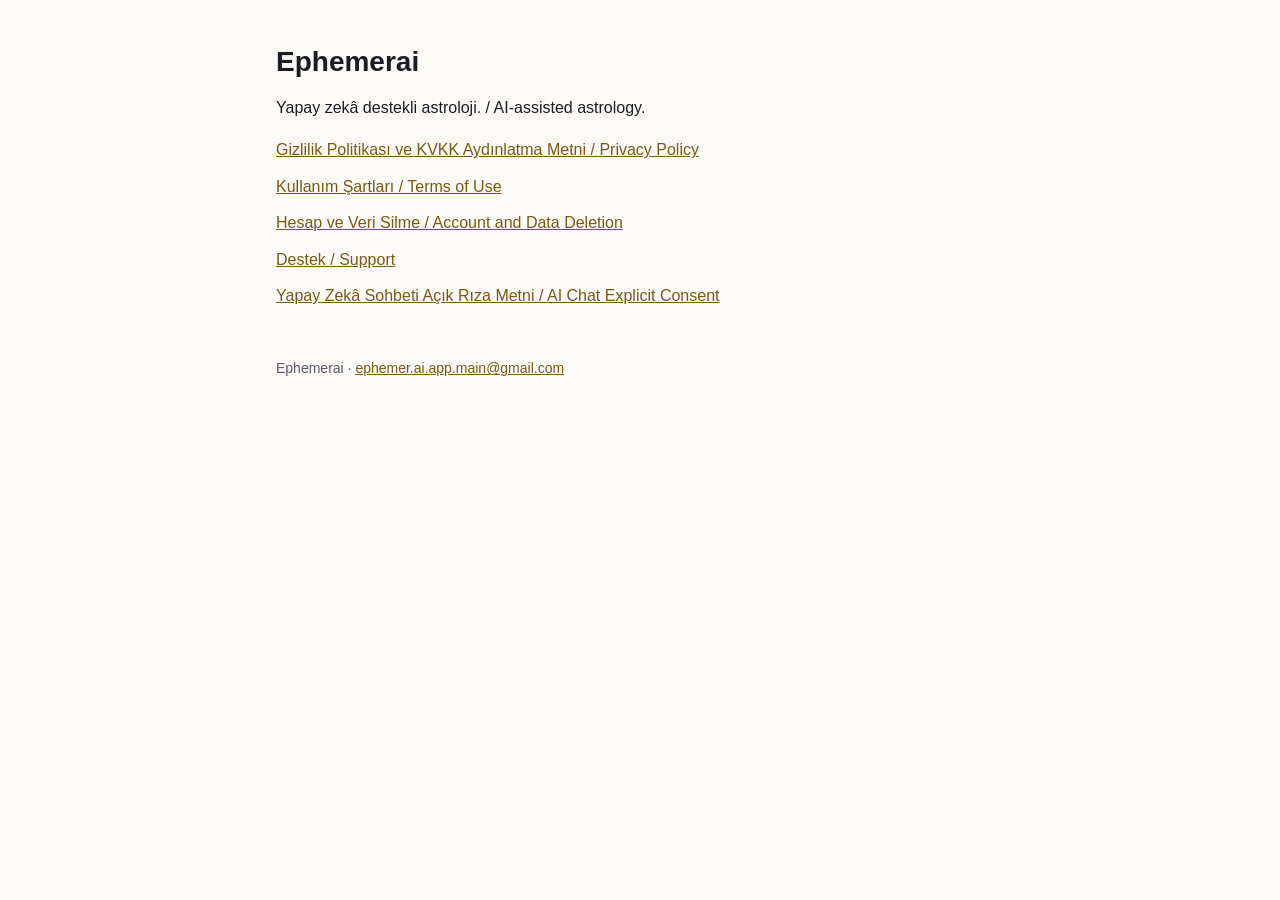
<file: index.html>
<!doctype html>
<html lang="tr">
<head>
<meta charset="utf-8">
<meta name="viewport" content="width=device-width, initial-scale=1">
<title>Ephemerai</title>
<link rel="stylesheet" href="style.css">
</head>
<body>
<main>
<h1>Ephemerai</h1>
<p>Yapay zekâ destekli astroloji. / AI-assisted astrology.</p>
<ul class="index">
<li><a href="privacy.html">Gizlilik Politikası ve KVKK Aydınlatma Metni / Privacy Policy</a></li>
<li><a href="terms.html">Kullanım Şartları / Terms of Use</a></li>
<li><a href="delete-account.html">Hesap ve Veri Silme / Account and Data Deletion</a></li>
<li><a href="support.html">Destek / Support</a></li>
<li><a href="ai-consent.html">Yapay Zekâ Sohbeti Açık Rıza Metni / AI Chat Explicit Consent</a></li>
</ul>
<footer>Ephemerai · <a href="mailto:ephemer.ai.app.main@gmail.com">ephemer.ai.app.main@gmail.com</a></footer>
</main>
</body>
</html>
</file>
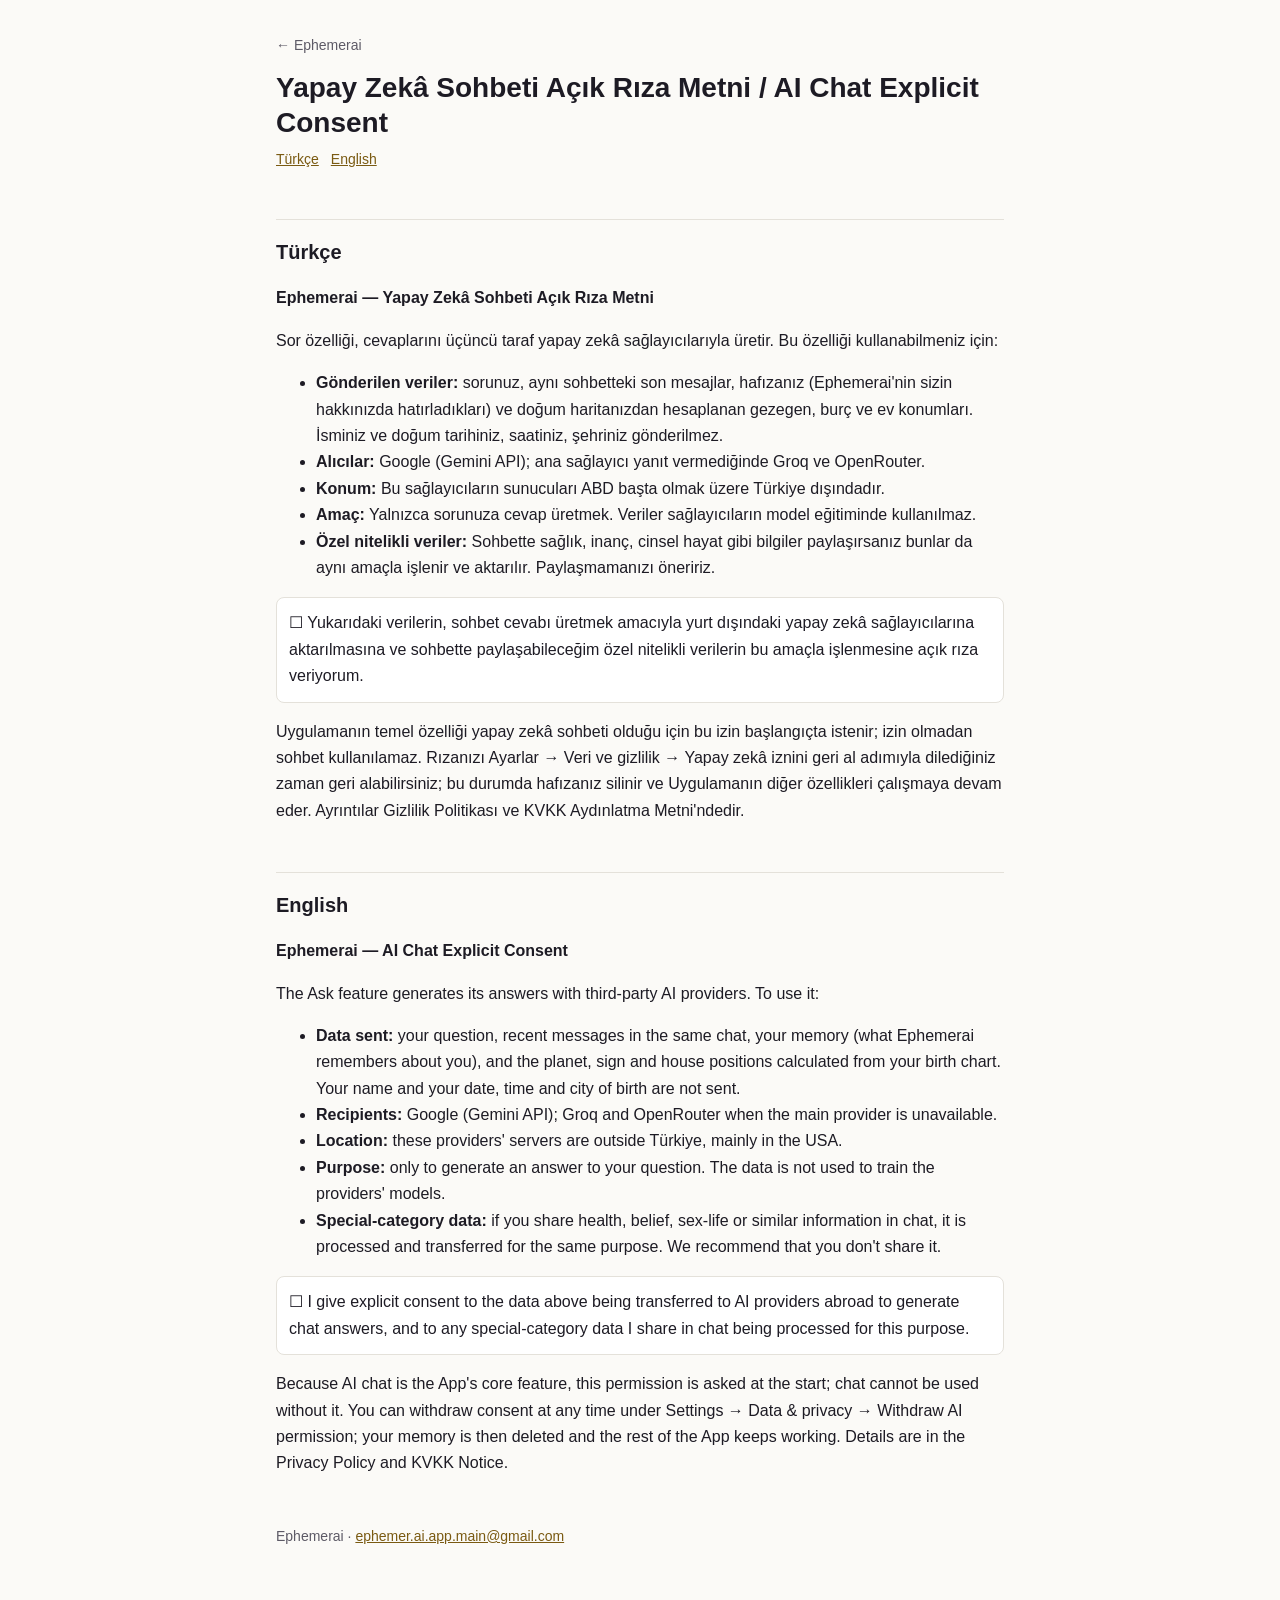
<file: ai-consent.html>
<!doctype html>
<html lang="tr">
<head>
<meta charset="utf-8">
<meta name="viewport" content="width=device-width, initial-scale=1">
<title>Ephemerai — AI Chat Explicit Consent</title>
<link rel="stylesheet" href="style.css">
</head>
<body>
<main>
<header><a class="home" href="index.html">← Ephemerai</a></header>
<h1>Yapay Zekâ Sohbeti Açık Rıza Metni / AI Chat Explicit Consent</h1>
<nav class="lang"><a href="#tr">Türkçe</a><a href="#en">English</a></nav>
<h2 id="tr">Türkçe</h2>
<p><strong>Ephemerai — Yapay Zekâ Sohbeti Açık Rıza Metni</strong></p>
<p>Sor özelliği, cevaplarını üçüncü taraf yapay zekâ sağlayıcılarıyla üretir. Bu özelliği kullanabilmeniz için:</p>
<ul><li><strong>Gönderilen veriler:</strong> sorunuz, aynı sohbetteki son mesajlar, hafızanız (Ephemerai'nin sizin hakkınızda hatırladıkları) ve doğum haritanızdan hesaplanan gezegen, burç ve ev konumları. İsminiz ve doğum tarihiniz, saatiniz, şehriniz gönderilmez.</li><li><strong>Alıcılar:</strong> Google (Gemini API); ana sağlayıcı yanıt vermediğinde Groq ve OpenRouter.</li><li><strong>Konum:</strong> Bu sağlayıcıların sunucuları ABD başta olmak üzere Türkiye dışındadır.</li><li><strong>Amaç:</strong> Yalnızca sorunuza cevap üretmek. Veriler sağlayıcıların model eğitiminde kullanılmaz.</li><li><strong>Özel nitelikli veriler:</strong> Sohbette sağlık, inanç, cinsel hayat gibi bilgiler paylaşırsanız bunlar da aynı amaçla işlenir ve aktarılır. Paylaşmamanızı öneririz.</li></ul>
<p class="check">☐ Yukarıdaki verilerin, sohbet cevabı üretmek amacıyla yurt dışındaki yapay zekâ sağlayıcılarına aktarılmasına ve sohbette paylaşabileceğim özel nitelikli verilerin bu amaçla işlenmesine açık rıza veriyorum.</p>
<p>Uygulamanın temel özelliği yapay zekâ sohbeti olduğu için bu izin başlangıçta istenir; izin olmadan sohbet kullanılamaz. Rızanızı Ayarlar → Veri ve gizlilik → Yapay zekâ iznini geri al adımıyla dilediğiniz zaman geri alabilirsiniz; bu durumda hafızanız silinir ve Uygulamanın diğer özellikleri çalışmaya devam eder. Ayrıntılar Gizlilik Politikası ve KVKK Aydınlatma Metni'ndedir.</p>
<h2 id="en" lang="en">English</h2>
<div lang="en">
<p><strong>Ephemerai — AI Chat Explicit Consent</strong></p>
<p>The Ask feature generates its answers with third-party AI providers. To use it:</p>
<ul><li><strong>Data sent:</strong> your question, recent messages in the same chat, your memory (what Ephemerai remembers about you), and the planet, sign and house positions calculated from your birth chart. Your name and your date, time and city of birth are not sent.</li><li><strong>Recipients:</strong> Google (Gemini API); Groq and OpenRouter when the main provider is unavailable.</li><li><strong>Location:</strong> these providers' servers are outside Türkiye, mainly in the USA.</li><li><strong>Purpose:</strong> only to generate an answer to your question. The data is not used to train the providers' models.</li><li><strong>Special-category data:</strong> if you share health, belief, sex-life or similar information in chat, it is processed and transferred for the same purpose. We recommend that you don't share it.</li></ul>
<p class="check">☐ I give explicit consent to the data above being transferred to AI providers abroad to generate chat answers, and to any special-category data I share in chat being processed for this purpose.</p>
<p>Because AI chat is the App's core feature, this permission is asked at the start; chat cannot be used without it. You can withdraw consent at any time under Settings → Data &amp; privacy → Withdraw AI permission; your memory is then deleted and the rest of the App keeps working. Details are in the Privacy Policy and KVKK Notice.</p>
</div>
<footer>Ephemerai · <a href="mailto:ephemer.ai.app.main@gmail.com">ephemer.ai.app.main@gmail.com</a></footer>
</main>
</body>
</html>
</file>
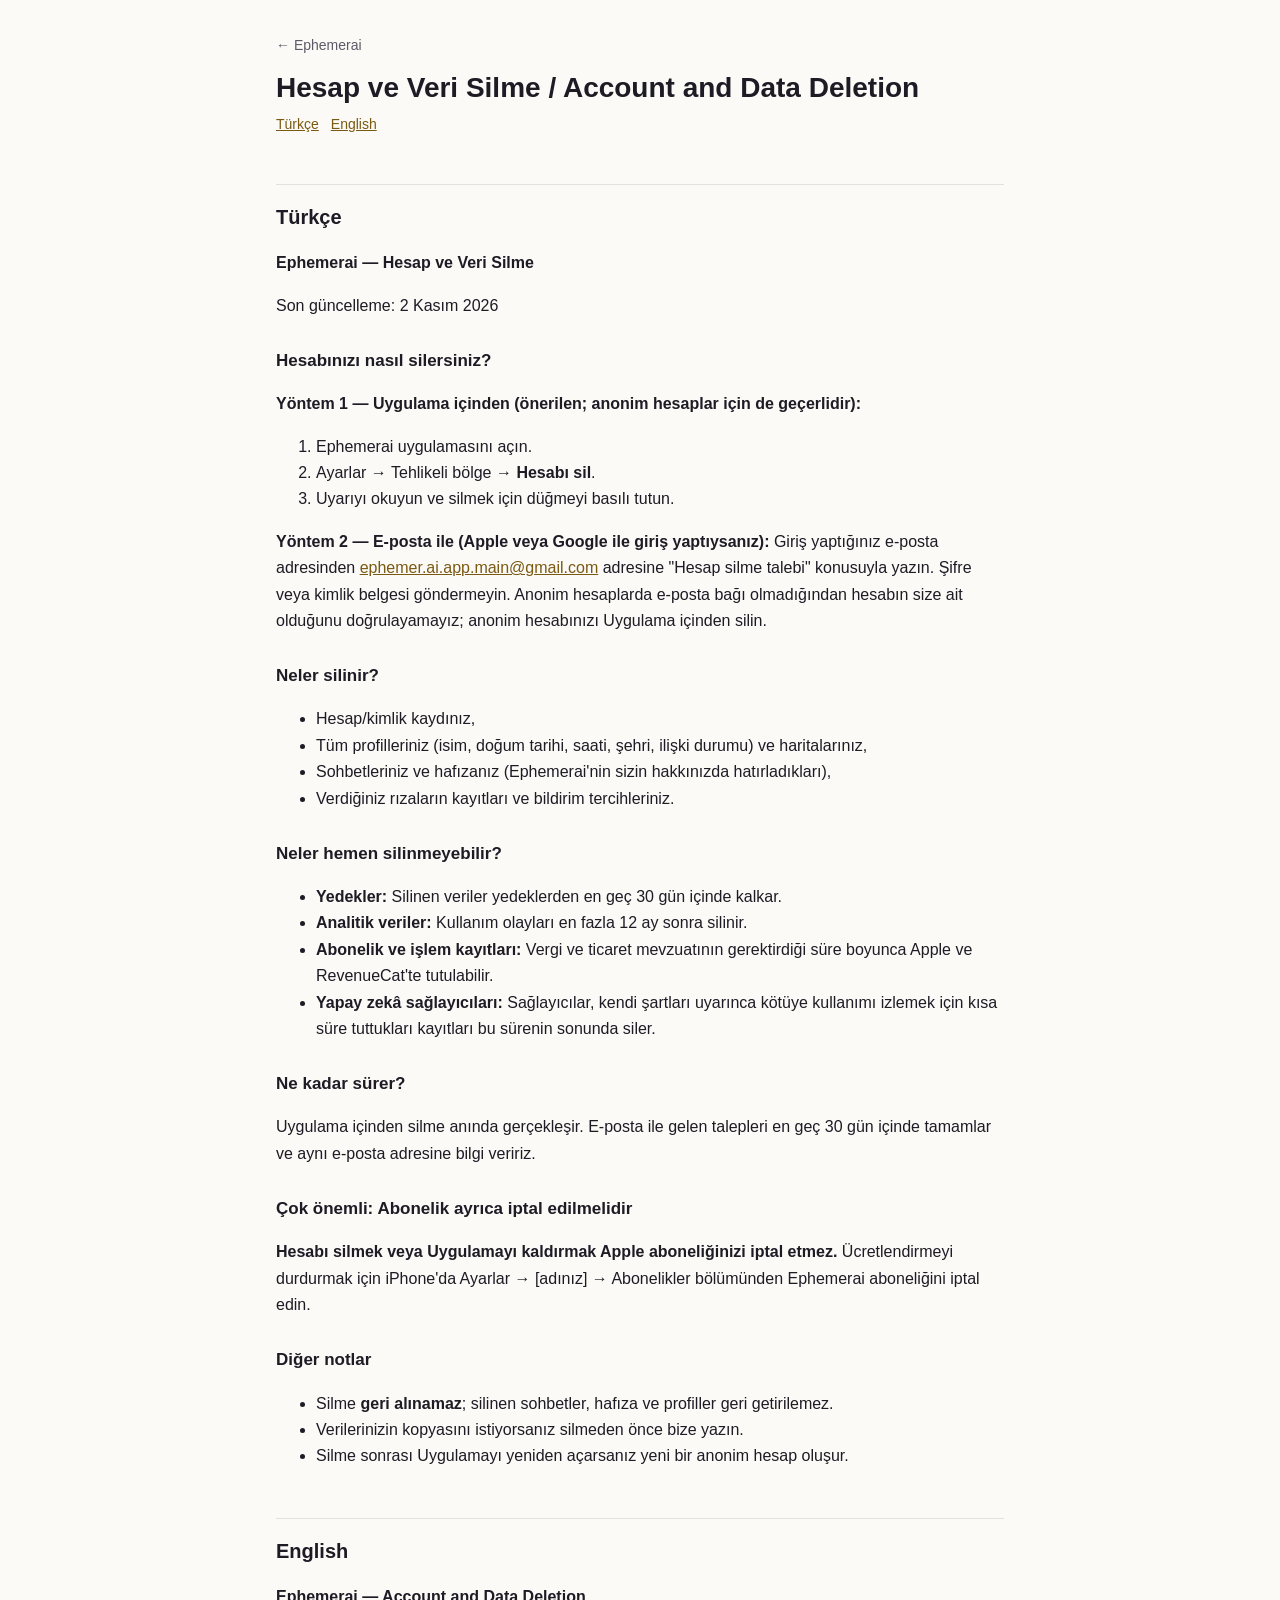
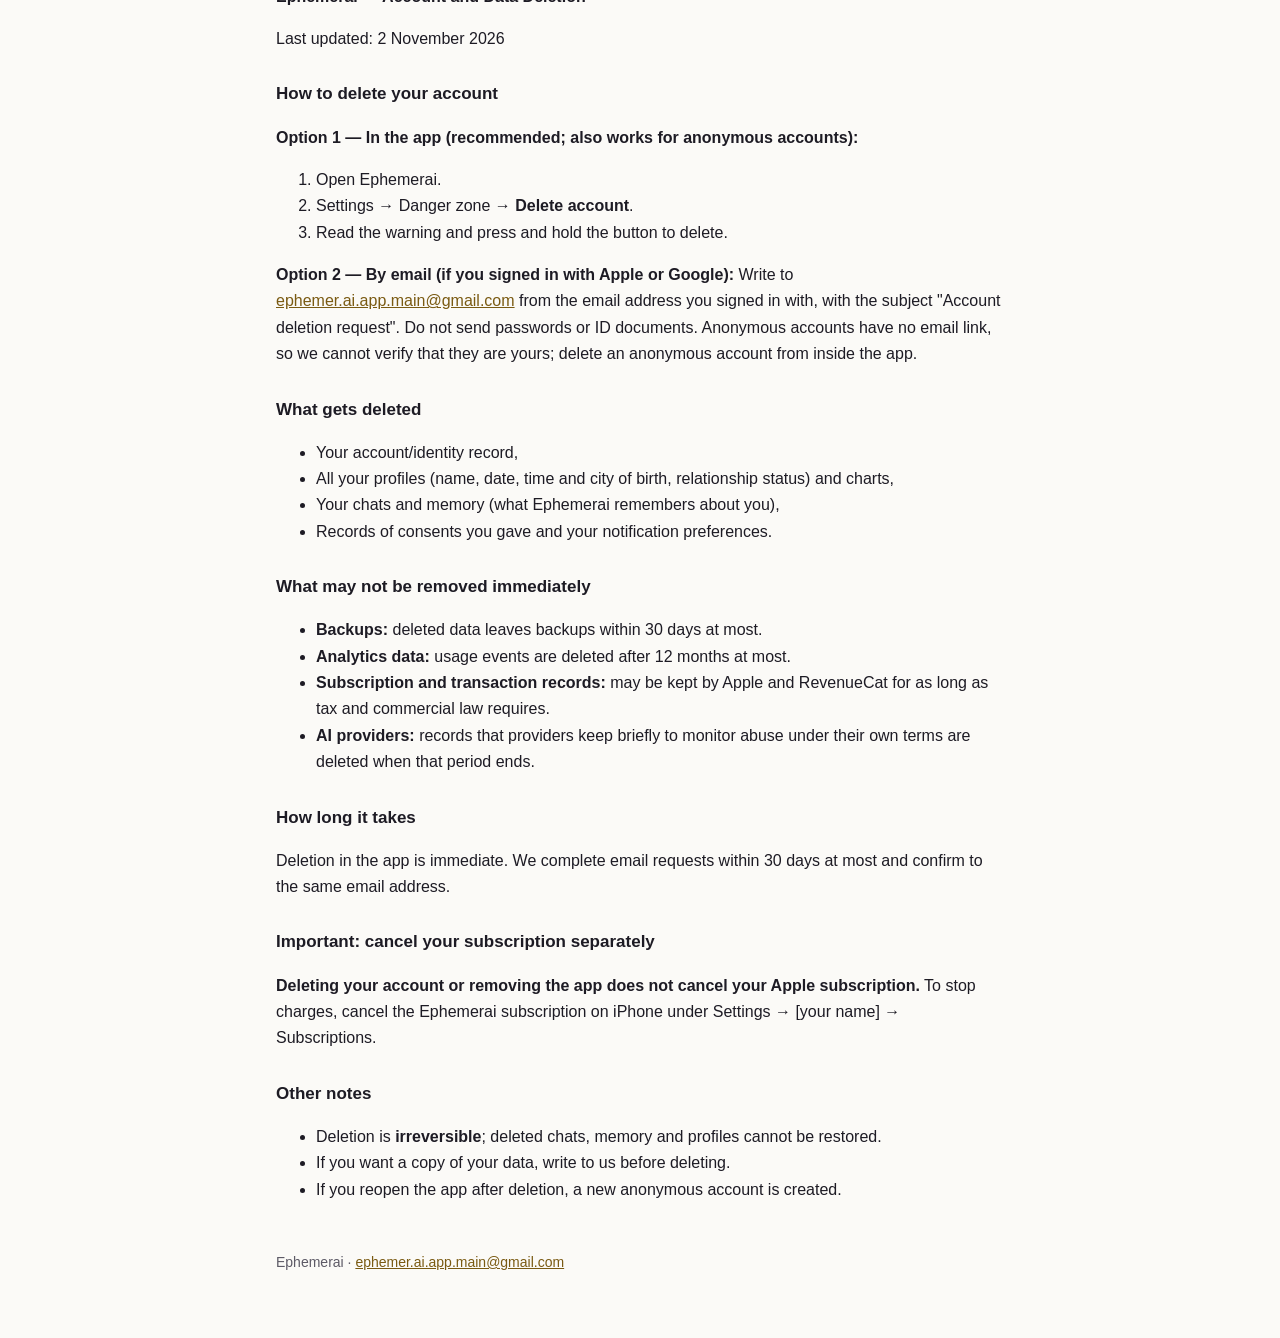
<file: delete-account.html>
<!doctype html>
<html lang="tr">
<head>
<meta charset="utf-8">
<meta name="viewport" content="width=device-width, initial-scale=1">
<title>Ephemerai — Account and Data Deletion</title>
<link rel="stylesheet" href="style.css">
</head>
<body>
<main>
<header><a class="home" href="index.html">← Ephemerai</a></header>
<h1>Hesap ve Veri Silme / Account and Data Deletion</h1>
<nav class="lang"><a href="#tr">Türkçe</a><a href="#en">English</a></nav>
<h2 id="tr">Türkçe</h2>
<p><strong>Ephemerai — Hesap ve Veri Silme</strong></p>
<p>Son güncelleme: 2 Kasım 2026</p>
<h3>Hesabınızı nasıl silersiniz?</h3>
<p><strong>Yöntem 1 — Uygulama içinden (önerilen; anonim hesaplar için de geçerlidir):</strong></p>
<ol><li>Ephemerai uygulamasını açın.</li><li>Ayarlar → Tehlikeli bölge → <strong>Hesabı sil</strong>.</li><li>Uyarıyı okuyun ve silmek için düğmeyi basılı tutun.</li></ol>
<p><strong>Yöntem 2 — E-posta ile (Apple veya Google ile giriş yaptıysanız):</strong> Giriş yaptığınız e-posta adresinden <a href="mailto:ephemer.ai.app.main@gmail.com">ephemer.ai.app.main@gmail.com</a> adresine "Hesap silme talebi" konusuyla yazın. Şifre veya kimlik belgesi göndermeyin. Anonim hesaplarda e-posta bağı olmadığından hesabın size ait olduğunu doğrulayamayız; anonim hesabınızı Uygulama içinden silin.</p>
<h3>Neler silinir?</h3>
<ul><li>Hesap/kimlik kaydınız,</li><li>Tüm profilleriniz (isim, doğum tarihi, saati, şehri, ilişki durumu) ve haritalarınız,</li><li>Sohbetleriniz ve hafızanız (Ephemerai'nin sizin hakkınızda hatırladıkları),</li><li>Verdiğiniz rızaların kayıtları ve bildirim tercihleriniz.</li></ul>
<h3>Neler hemen silinmeyebilir?</h3>
<ul><li><strong>Yedekler:</strong> Silinen veriler yedeklerden en geç 30 gün içinde kalkar.</li><li><strong>Analitik veriler:</strong> Kullanım olayları en fazla 12 ay sonra silinir.</li><li><strong>Abonelik ve işlem kayıtları:</strong> Vergi ve ticaret mevzuatının gerektirdiği süre boyunca Apple ve RevenueCat'te tutulabilir.</li><li><strong>Yapay zekâ sağlayıcıları:</strong> Sağlayıcılar, kendi şartları uyarınca kötüye kullanımı izlemek için kısa süre tuttukları kayıtları bu sürenin sonunda siler.</li></ul>
<h3>Ne kadar sürer?</h3>
<p>Uygulama içinden silme anında gerçekleşir. E-posta ile gelen talepleri en geç 30 gün içinde tamamlar ve aynı e-posta adresine bilgi veririz.</p>
<h3>Çok önemli: Abonelik ayrıca iptal edilmelidir</h3>
<p><strong>Hesabı silmek veya Uygulamayı kaldırmak Apple aboneliğinizi iptal etmez.</strong> Ücretlendirmeyi durdurmak için iPhone'da Ayarlar → [adınız] → Abonelikler bölümünden Ephemerai aboneliğini iptal edin.</p>
<h3>Diğer notlar</h3>
<ul><li>Silme <strong>geri alınamaz</strong>; silinen sohbetler, hafıza ve profiller geri getirilemez.</li><li>Verilerinizin kopyasını istiyorsanız silmeden önce bize yazın.</li><li>Silme sonrası Uygulamayı yeniden açarsanız yeni bir anonim hesap oluşur.</li></ul>
<h2 id="en" lang="en">English</h2>
<div lang="en">
<p><strong>Ephemerai — Account and Data Deletion</strong></p>
<p>Last updated: 2 November 2026</p>
<h3>How to delete your account</h3>
<p><strong>Option 1 — In the app (recommended; also works for anonymous accounts):</strong></p>
<ol><li>Open Ephemerai.</li><li>Settings → Danger zone → <strong>Delete account</strong>.</li><li>Read the warning and press and hold the button to delete.</li></ol>
<p><strong>Option 2 — By email (if you signed in with Apple or Google):</strong> Write to <a href="mailto:ephemer.ai.app.main@gmail.com">ephemer.ai.app.main@gmail.com</a> from the email address you signed in with, with the subject "Account deletion request". Do not send passwords or ID documents. Anonymous accounts have no email link, so we cannot verify that they are yours; delete an anonymous account from inside the app.</p>
<h3>What gets deleted</h3>
<ul><li>Your account/identity record,</li><li>All your profiles (name, date, time and city of birth, relationship status) and charts,</li><li>Your chats and memory (what Ephemerai remembers about you),</li><li>Records of consents you gave and your notification preferences.</li></ul>
<h3>What may not be removed immediately</h3>
<ul><li><strong>Backups:</strong> deleted data leaves backups within 30 days at most.</li><li><strong>Analytics data:</strong> usage events are deleted after 12 months at most.</li><li><strong>Subscription and transaction records:</strong> may be kept by Apple and RevenueCat for as long as tax and commercial law requires.</li><li><strong>AI providers:</strong> records that providers keep briefly to monitor abuse under their own terms are deleted when that period ends.</li></ul>
<h3>How long it takes</h3>
<p>Deletion in the app is immediate. We complete email requests within 30 days at most and confirm to the same email address.</p>
<h3>Important: cancel your subscription separately</h3>
<p><strong>Deleting your account or removing the app does not cancel your Apple subscription.</strong> To stop charges, cancel the Ephemerai subscription on iPhone under Settings → [your name] → Subscriptions.</p>
<h3>Other notes</h3>
<ul><li>Deletion is <strong>irreversible</strong>; deleted chats, memory and profiles cannot be restored.</li><li>If you want a copy of your data, write to us before deleting.</li><li>If you reopen the app after deletion, a new anonymous account is created.</li></ul>
</div>
<footer>Ephemerai · <a href="mailto:ephemer.ai.app.main@gmail.com">ephemer.ai.app.main@gmail.com</a></footer>
</main>
</body>
</html>
</file>
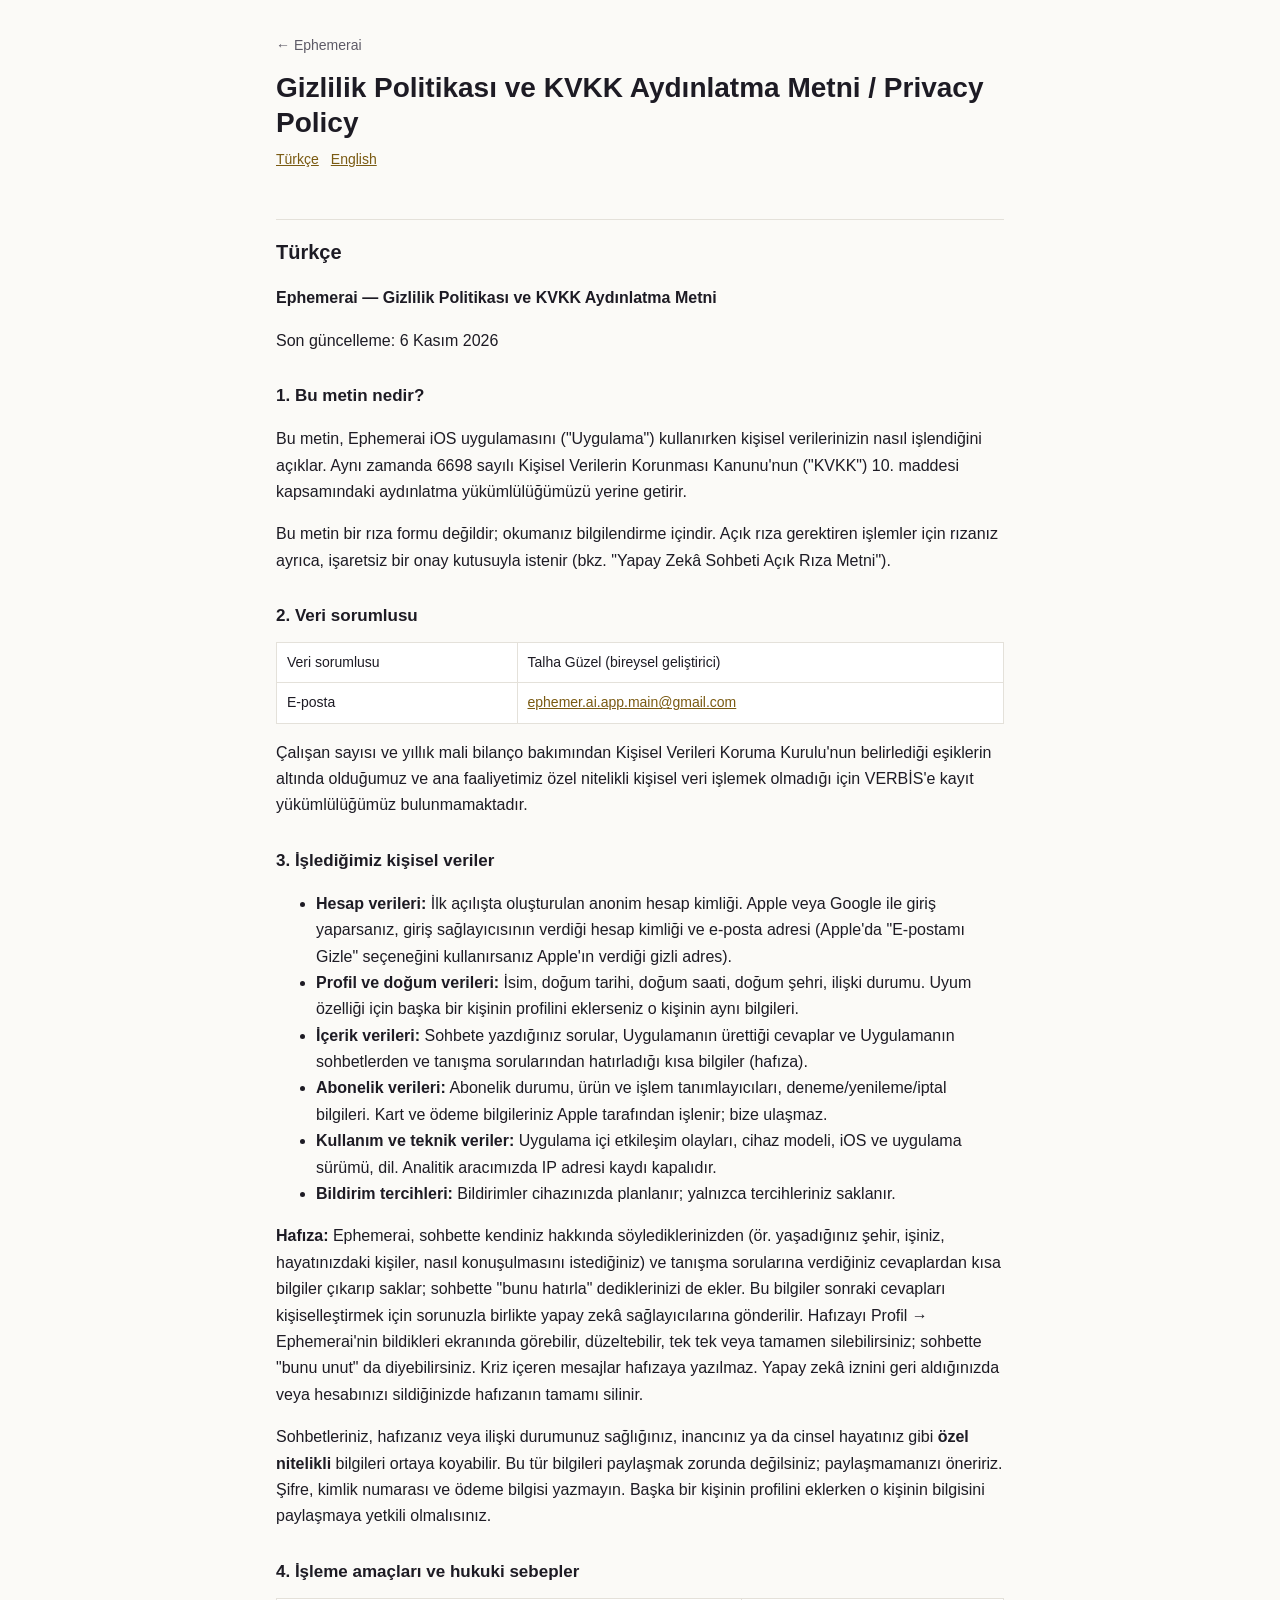
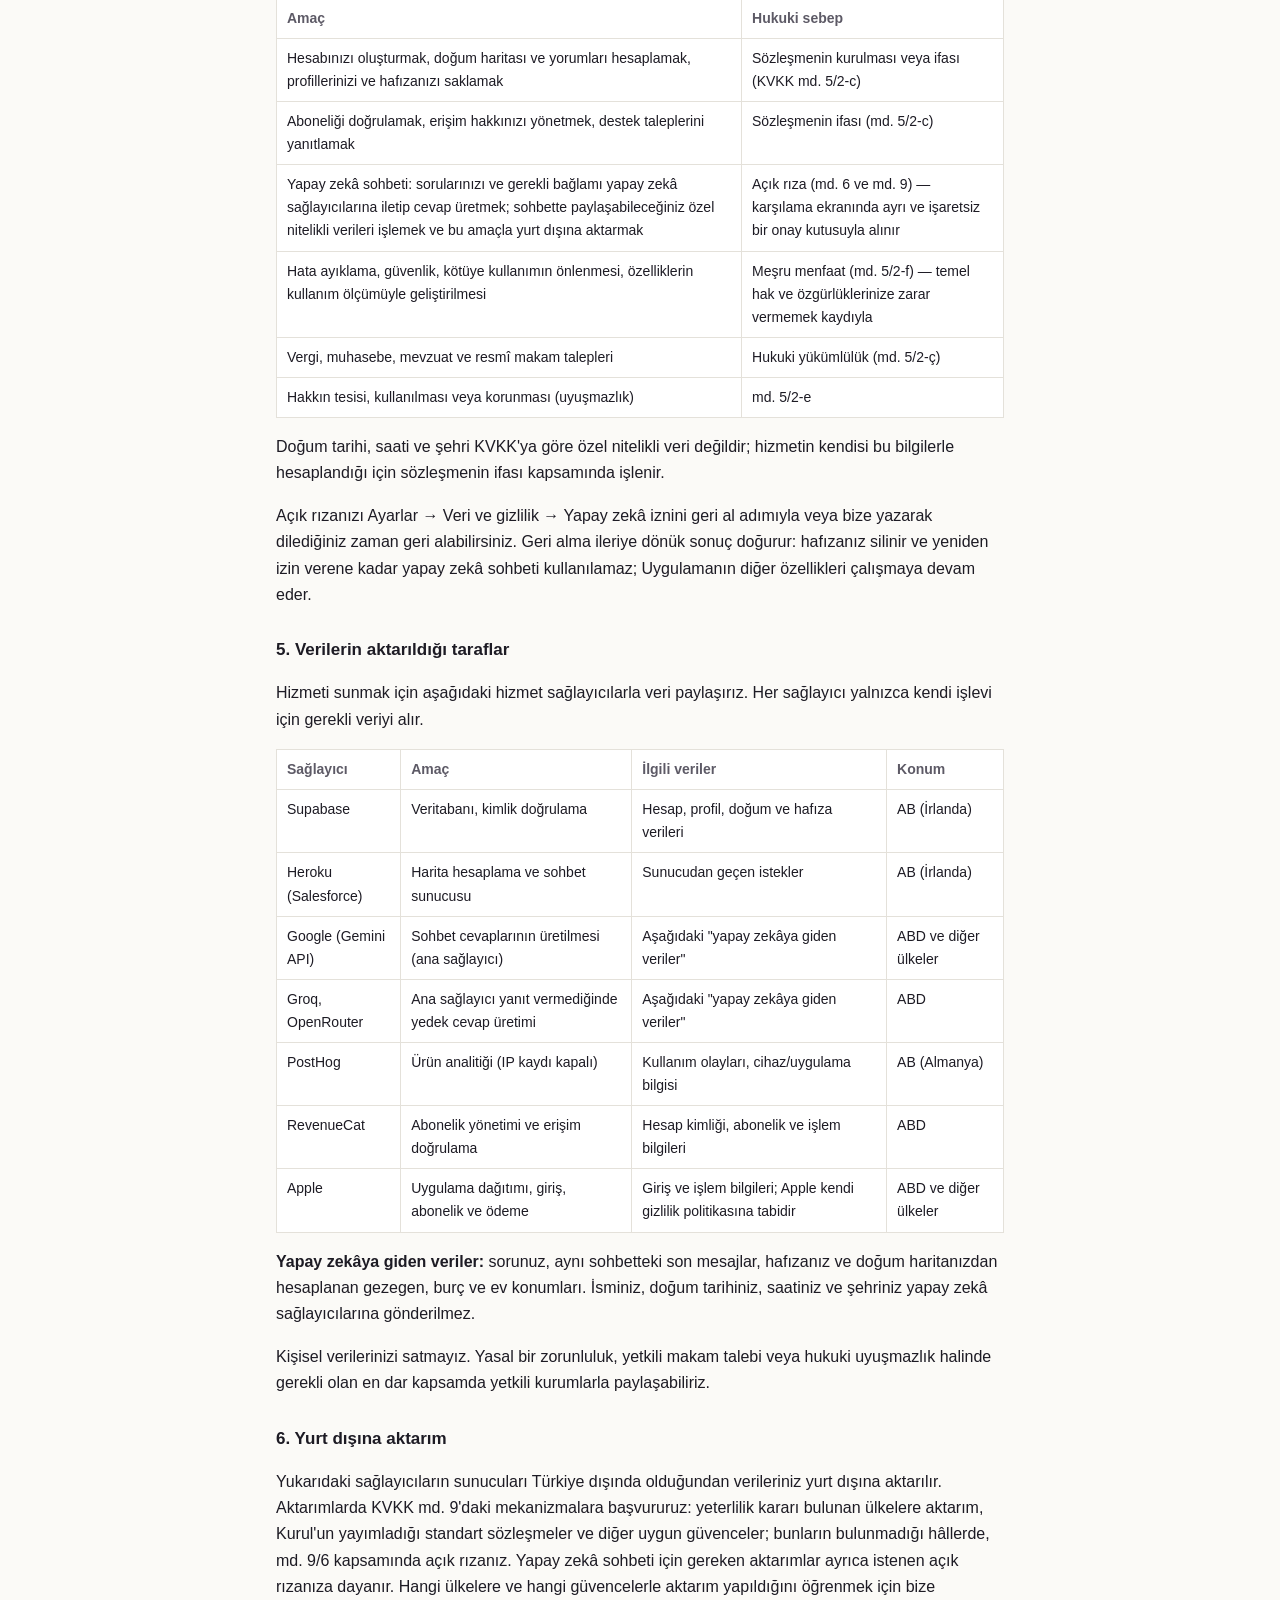
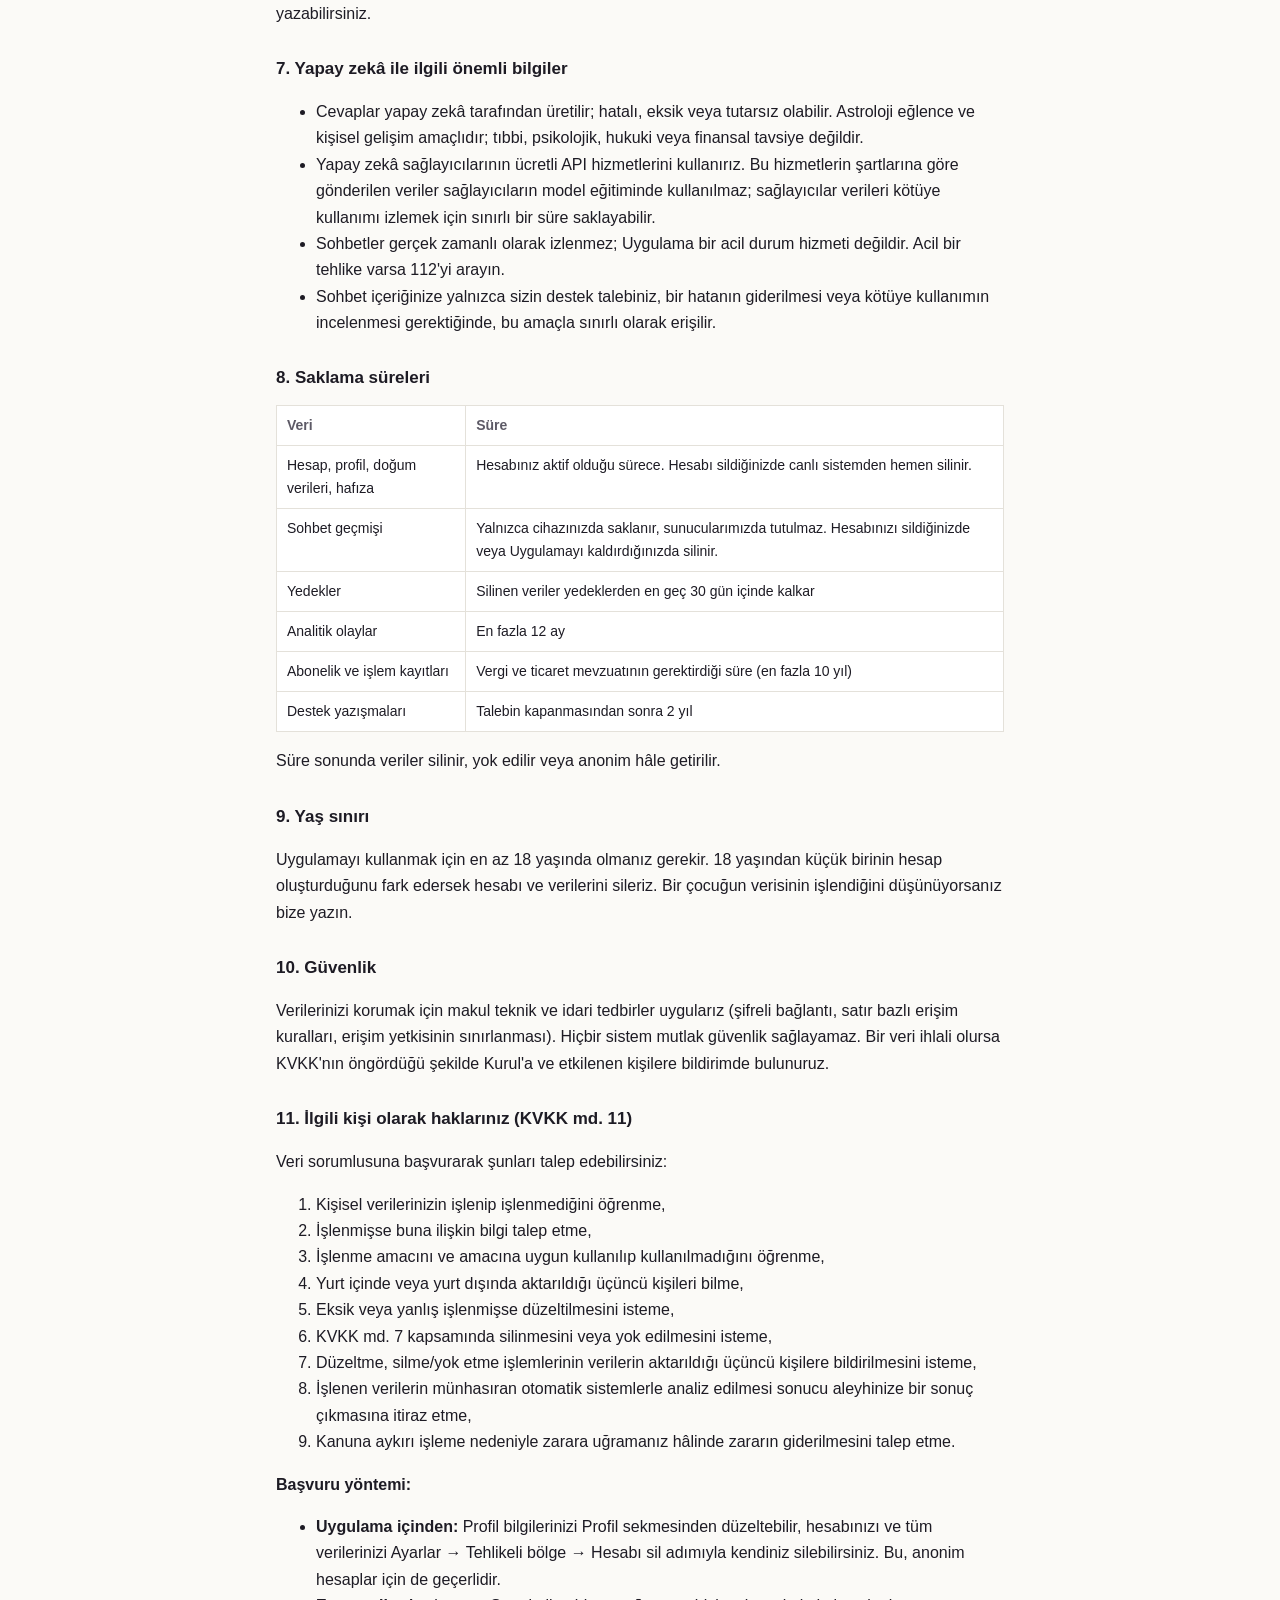
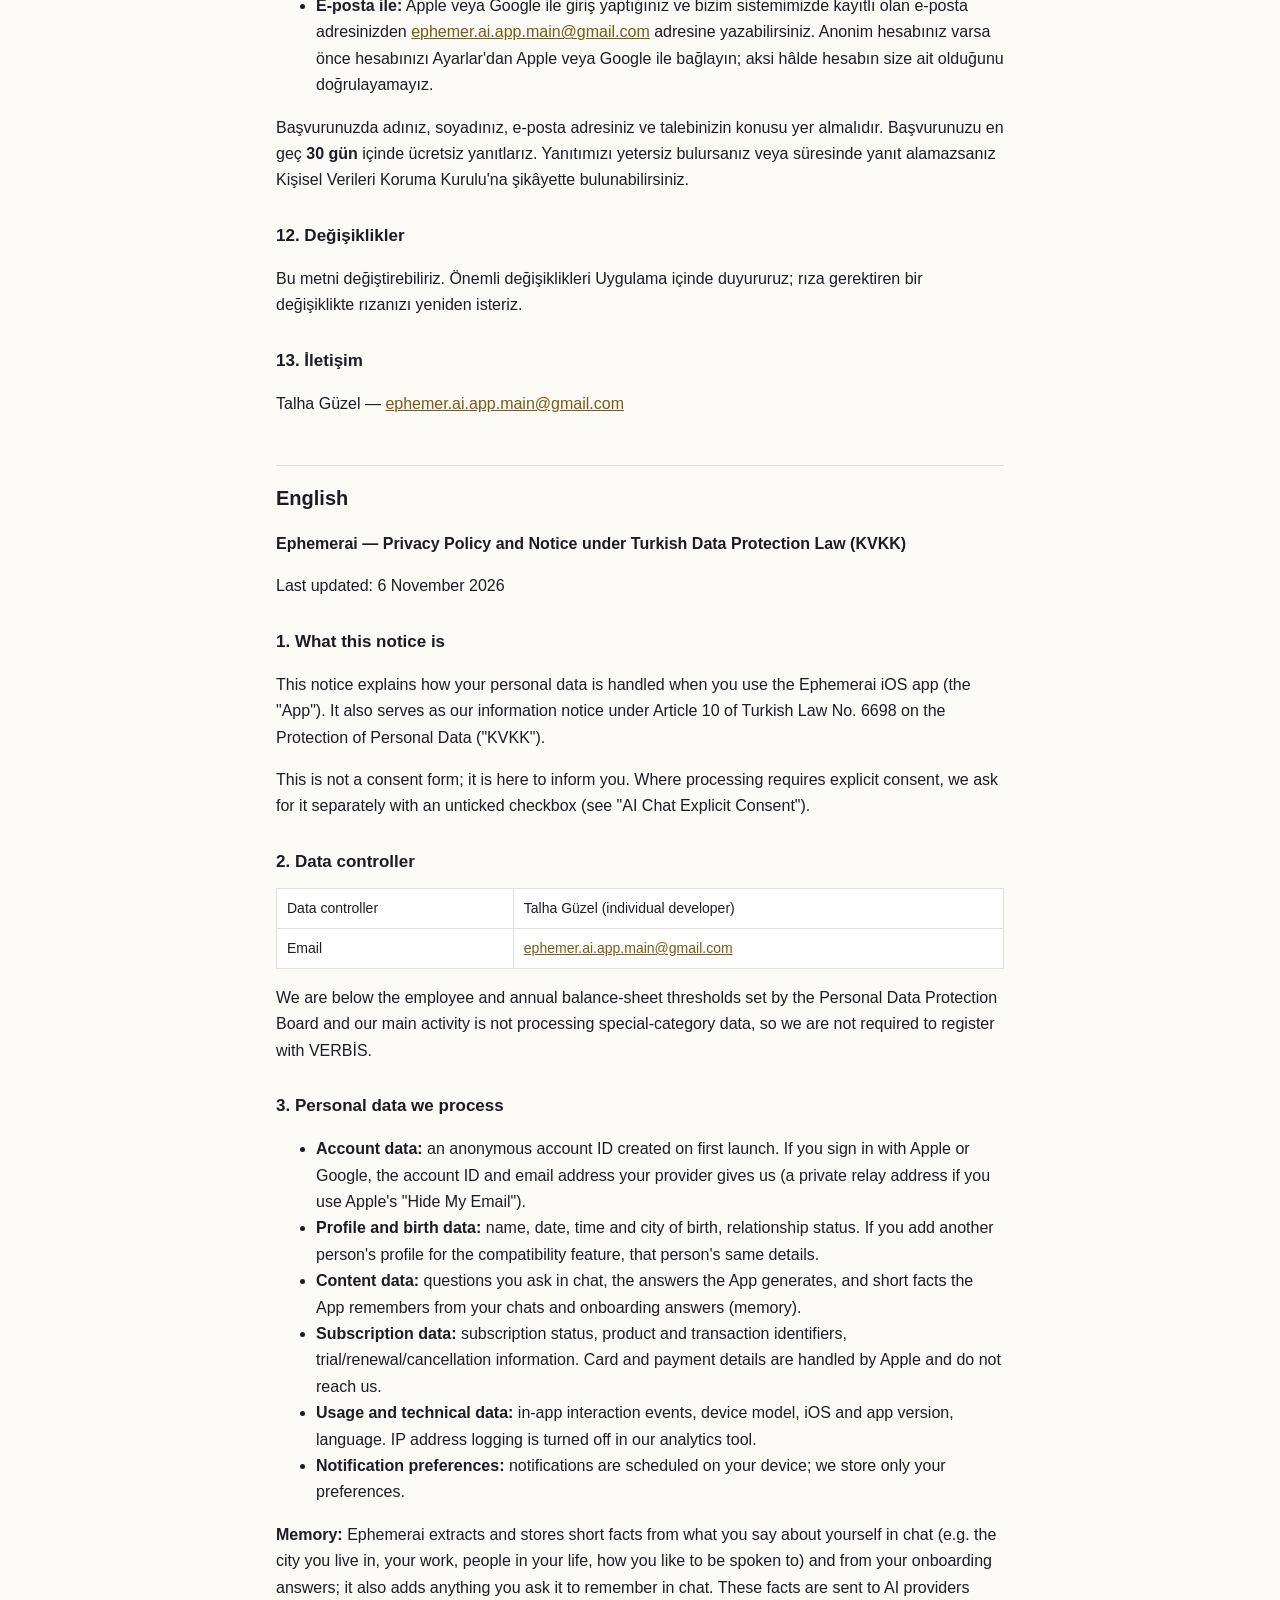
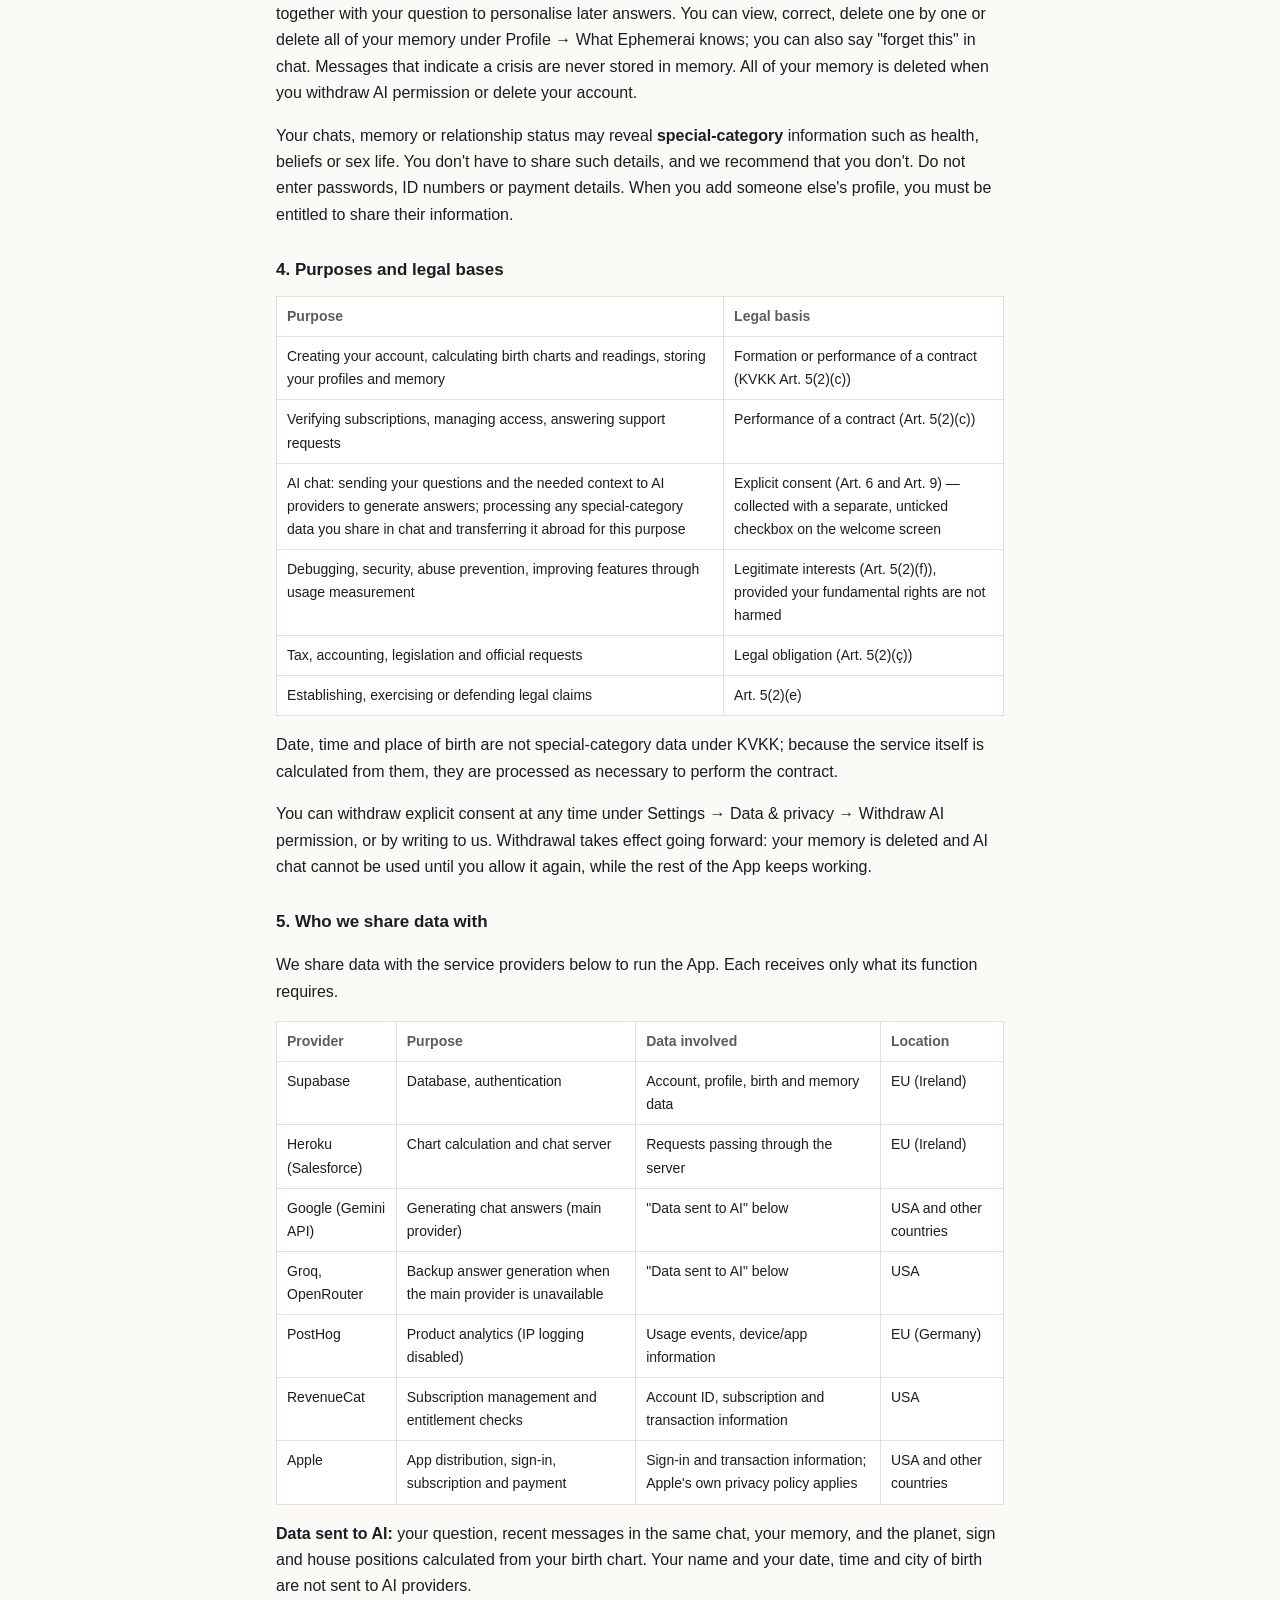
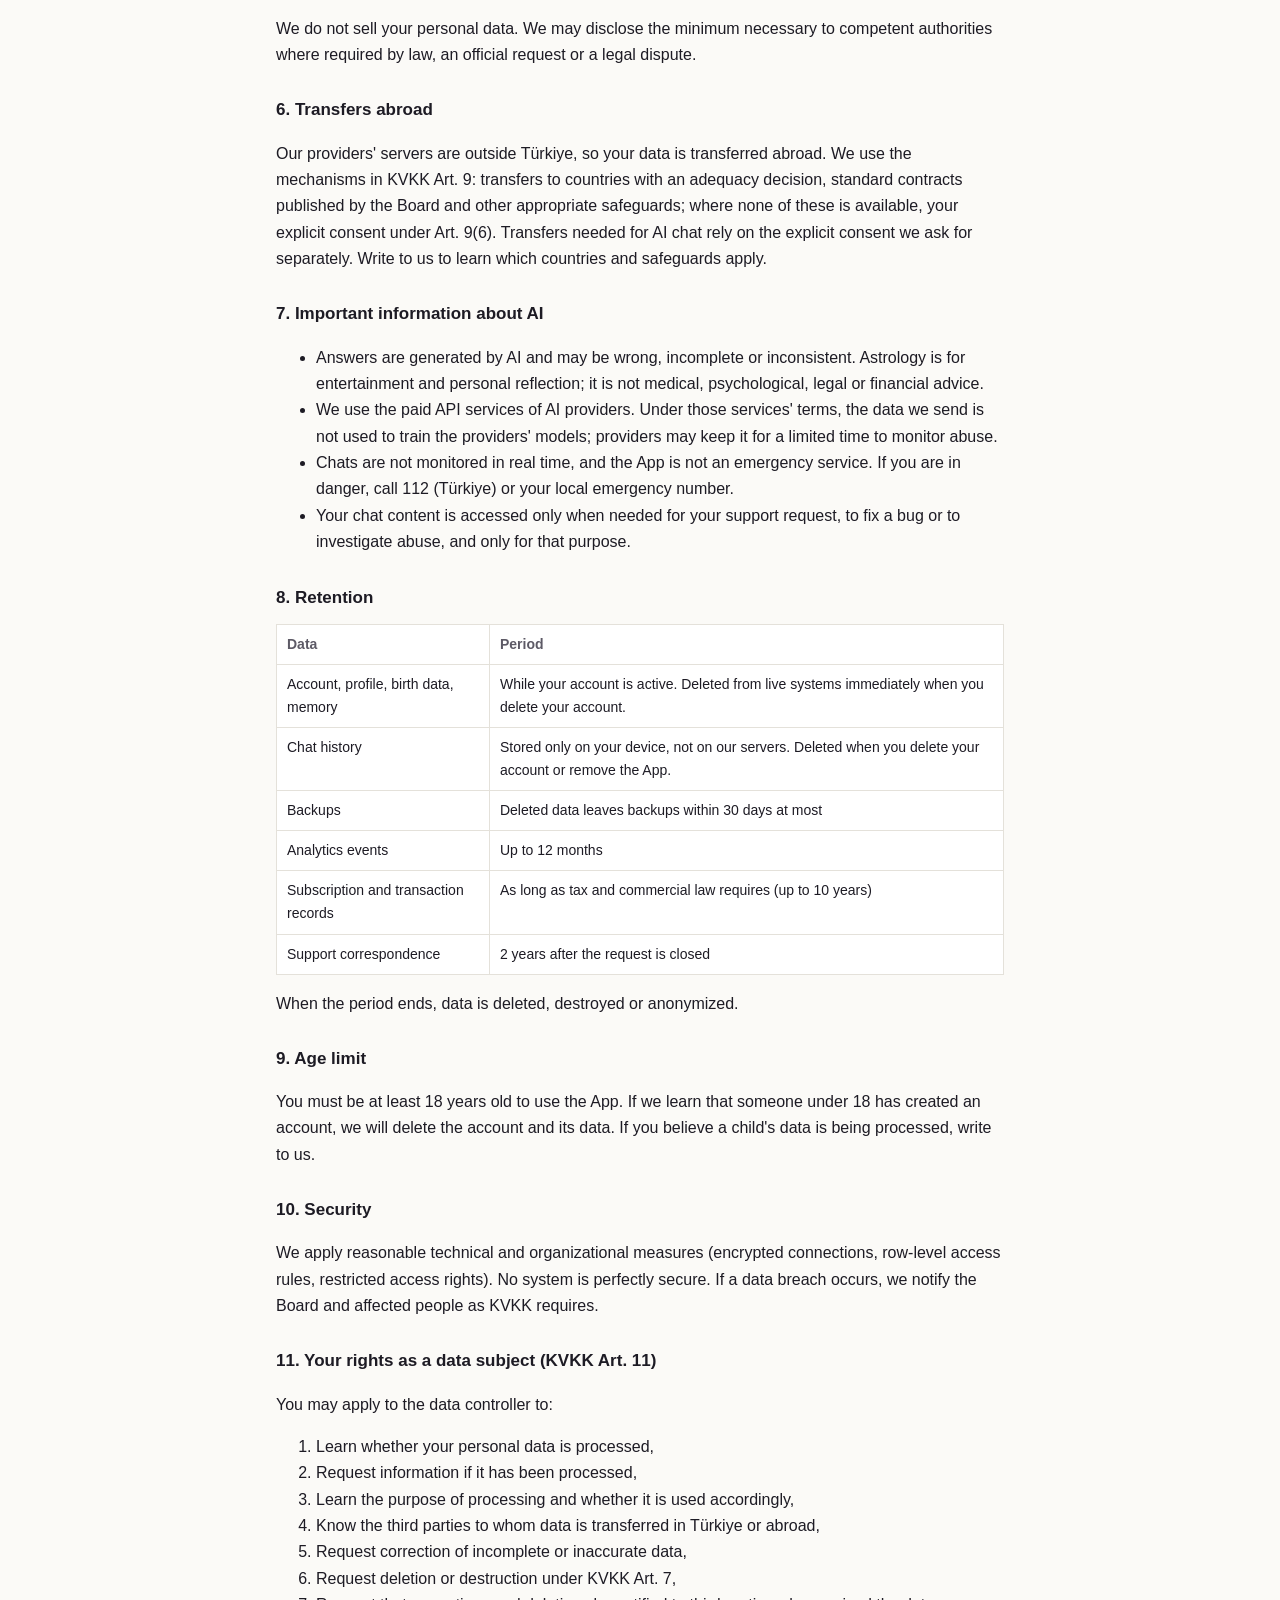
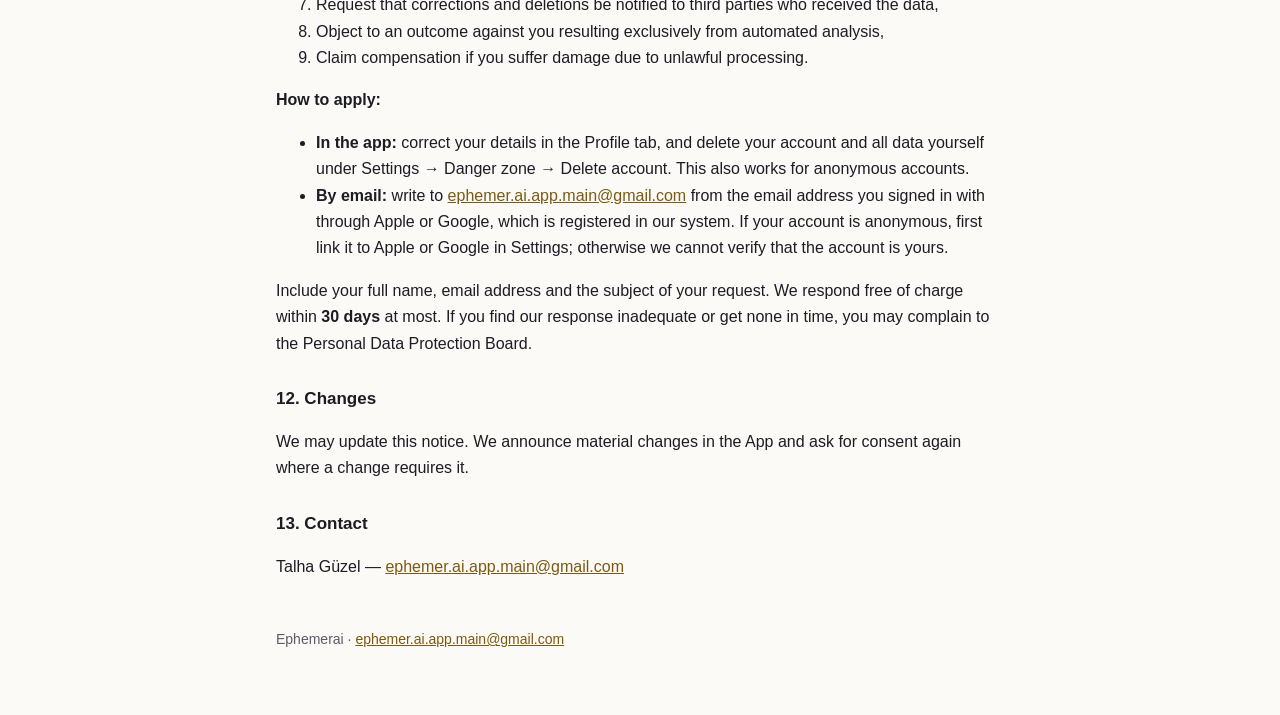
<file: privacy.html>
<!doctype html>
<html lang="tr">
<head>
<meta charset="utf-8">
<meta name="viewport" content="width=device-width, initial-scale=1">
<title>Ephemerai — Privacy Policy</title>
<link rel="stylesheet" href="style.css">
</head>
<body>
<main>
<header><a class="home" href="index.html">← Ephemerai</a></header>
<h1>Gizlilik Politikası ve KVKK Aydınlatma Metni / Privacy Policy</h1>
<nav class="lang"><a href="#tr">Türkçe</a><a href="#en">English</a></nav>
<h2 id="tr">Türkçe</h2>
<p><strong>Ephemerai — Gizlilik Politikası ve KVKK Aydınlatma Metni</strong></p>
<p>Son güncelleme: 6 Kasım 2026</p>
<h3>1. Bu metin nedir?</h3>
<p>Bu metin, Ephemerai iOS uygulamasını ("Uygulama") kullanırken kişisel verilerinizin nasıl işlendiğini açıklar. Aynı zamanda 6698 sayılı Kişisel Verilerin Korunması Kanunu'nun ("KVKK") 10. maddesi kapsamındaki aydınlatma yükümlülüğümüzü yerine getirir.</p>
<p>Bu metin bir rıza formu değildir; okumanız bilgilendirme içindir. Açık rıza gerektiren işlemler için rızanız ayrıca, işaretsiz bir onay kutusuyla istenir (bkz. "Yapay Zekâ Sohbeti Açık Rıza Metni").</p>
<h3>2. Veri sorumlusu</h3>
<div class="tw"><table><tbody><tr><td>Veri sorumlusu</td><td>Talha Güzel (bireysel geliştirici)</td></tr><tr><td>E-posta</td><td><a href="mailto:ephemer.ai.app.main@gmail.com">ephemer.ai.app.main@gmail.com</a></td></tr></tbody></table></div>
<p>Çalışan sayısı ve yıllık mali bilanço bakımından Kişisel Verileri Koruma Kurulu'nun belirlediği eşiklerin altında olduğumuz ve ana faaliyetimiz özel nitelikli kişisel veri işlemek olmadığı için VERBİS'e kayıt yükümlülüğümüz bulunmamaktadır.</p>
<h3>3. İşlediğimiz kişisel veriler</h3>
<ul><li><strong>Hesap verileri:</strong> İlk açılışta oluşturulan anonim hesap kimliği. Apple veya Google ile giriş yaparsanız, giriş sağlayıcısının verdiği hesap kimliği ve e-posta adresi (Apple'da "E-postamı Gizle" seçeneğini kullanırsanız Apple'ın verdiği gizli adres).</li><li><strong>Profil ve doğum verileri:</strong> İsim, doğum tarihi, doğum saati, doğum şehri, ilişki durumu. Uyum özelliği için başka bir kişinin profilini eklerseniz o kişinin aynı bilgileri.</li><li><strong>İçerik verileri:</strong> Sohbete yazdığınız sorular, Uygulamanın ürettiği cevaplar ve Uygulamanın sohbetlerden ve tanışma sorularından hatırladığı kısa bilgiler (hafıza).</li><li><strong>Abonelik verileri:</strong> Abonelik durumu, ürün ve işlem tanımlayıcıları, deneme/yenileme/iptal bilgileri. Kart ve ödeme bilgileriniz Apple tarafından işlenir; bize ulaşmaz.</li><li><strong>Kullanım ve teknik veriler:</strong> Uygulama içi etkileşim olayları, cihaz modeli, iOS ve uygulama sürümü, dil. Analitik aracımızda IP adresi kaydı kapalıdır.</li><li><strong>Bildirim tercihleri:</strong> Bildirimler cihazınızda planlanır; yalnızca tercihleriniz saklanır.</li></ul>
<p><strong>Hafıza:</strong> Ephemerai, sohbette kendiniz hakkında söylediklerinizden (ör. yaşadığınız şehir, işiniz, hayatınızdaki kişiler, nasıl konuşulmasını istediğiniz) ve tanışma sorularına verdiğiniz cevaplardan kısa bilgiler çıkarıp saklar; sohbette "bunu hatırla" dediklerinizi de ekler. Bu bilgiler sonraki cevapları kişiselleştirmek için sorunuzla birlikte yapay zekâ sağlayıcılarına gönderilir. Hafızayı Profil → Ephemerai'nin bildikleri ekranında görebilir, düzeltebilir, tek tek veya tamamen silebilirsiniz; sohbette "bunu unut" da diyebilirsiniz. Kriz içeren mesajlar hafızaya yazılmaz. Yapay zekâ iznini geri aldığınızda veya hesabınızı sildiğinizde hafızanın tamamı silinir.</p>
<p>Sohbetleriniz, hafızanız veya ilişki durumunuz sağlığınız, inancınız ya da cinsel hayatınız gibi <strong>özel nitelikli</strong> bilgileri ortaya koyabilir. Bu tür bilgileri paylaşmak zorunda değilsiniz; paylaşmamanızı öneririz. Şifre, kimlik numarası ve ödeme bilgisi yazmayın. Başka bir kişinin profilini eklerken o kişinin bilgisini paylaşmaya yetkili olmalısınız.</p>
<h3>4. İşleme amaçları ve hukuki sebepler</h3>
<div class="tw"><table><thead><tr><th>Amaç</th><th>Hukuki sebep</th></tr></thead><tbody><tr><td>Hesabınızı oluşturmak, doğum haritası ve yorumları hesaplamak, profillerinizi ve hafızanızı saklamak</td><td>Sözleşmenin kurulması veya ifası (KVKK md. 5/2-c)</td></tr><tr><td>Aboneliği doğrulamak, erişim hakkınızı yönetmek, destek taleplerini yanıtlamak</td><td>Sözleşmenin ifası (md. 5/2-c)</td></tr><tr><td>Yapay zekâ sohbeti: sorularınızı ve gerekli bağlamı yapay zekâ sağlayıcılarına iletip cevap üretmek; sohbette paylaşabileceğiniz özel nitelikli verileri işlemek ve bu amaçla yurt dışına aktarmak</td><td>Açık rıza (md. 6 ve md. 9) — karşılama ekranında ayrı ve işaretsiz bir onay kutusuyla alınır</td></tr><tr><td>Hata ayıklama, güvenlik, kötüye kullanımın önlenmesi, özelliklerin kullanım ölçümüyle geliştirilmesi</td><td>Meşru menfaat (md. 5/2-f) — temel hak ve özgürlüklerinize zarar vermemek kaydıyla</td></tr><tr><td>Vergi, muhasebe, mevzuat ve resmî makam talepleri</td><td>Hukuki yükümlülük (md. 5/2-ç)</td></tr><tr><td>Hakkın tesisi, kullanılması veya korunması (uyuşmazlık)</td><td>md. 5/2-e</td></tr></tbody></table></div>
<p>Doğum tarihi, saati ve şehri KVKK'ya göre özel nitelikli veri değildir; hizmetin kendisi bu bilgilerle hesaplandığı için sözleşmenin ifası kapsamında işlenir.</p>
<p>Açık rızanızı Ayarlar → Veri ve gizlilik → Yapay zekâ iznini geri al adımıyla veya bize yazarak dilediğiniz zaman geri alabilirsiniz. Geri alma ileriye dönük sonuç doğurur: hafızanız silinir ve yeniden izin verene kadar yapay zekâ sohbeti kullanılamaz; Uygulamanın diğer özellikleri çalışmaya devam eder.</p>
<h3>5. Verilerin aktarıldığı taraflar</h3>
<p>Hizmeti sunmak için aşağıdaki hizmet sağlayıcılarla veri paylaşırız. Her sağlayıcı yalnızca kendi işlevi için gerekli veriyi alır.</p>
<div class="tw"><table><thead><tr><th>Sağlayıcı</th><th>Amaç</th><th>İlgili veriler</th><th>Konum</th></tr></thead><tbody><tr><td>Supabase</td><td>Veritabanı, kimlik doğrulama</td><td>Hesap, profil, doğum ve hafıza verileri</td><td>AB (İrlanda)</td></tr><tr><td>Heroku (Salesforce)</td><td>Harita hesaplama ve sohbet sunucusu</td><td>Sunucudan geçen istekler</td><td>AB (İrlanda)</td></tr><tr><td>Google (Gemini API)</td><td>Sohbet cevaplarının üretilmesi (ana sağlayıcı)</td><td>Aşağıdaki "yapay zekâya giden veriler"</td><td>ABD ve diğer ülkeler</td></tr><tr><td>Groq, OpenRouter</td><td>Ana sağlayıcı yanıt vermediğinde yedek cevap üretimi</td><td>Aşağıdaki "yapay zekâya giden veriler"</td><td>ABD</td></tr><tr><td>PostHog</td><td>Ürün analitiği (IP kaydı kapalı)</td><td>Kullanım olayları, cihaz/uygulama bilgisi</td><td>AB (Almanya)</td></tr><tr><td>RevenueCat</td><td>Abonelik yönetimi ve erişim doğrulama</td><td>Hesap kimliği, abonelik ve işlem bilgileri</td><td>ABD</td></tr><tr><td>Apple</td><td>Uygulama dağıtımı, giriş, abonelik ve ödeme</td><td>Giriş ve işlem bilgileri; Apple kendi gizlilik politikasına tabidir</td><td>ABD ve diğer ülkeler</td></tr></tbody></table></div>
<p><strong>Yapay zekâya giden veriler:</strong> sorunuz, aynı sohbetteki son mesajlar, hafızanız ve doğum haritanızdan hesaplanan gezegen, burç ve ev konumları. İsminiz, doğum tarihiniz, saatiniz ve şehriniz yapay zekâ sağlayıcılarına gönderilmez.</p>
<p>Kişisel verilerinizi satmayız. Yasal bir zorunluluk, yetkili makam talebi veya hukuki uyuşmazlık halinde gerekli olan en dar kapsamda yetkili kurumlarla paylaşabiliriz.</p>
<h3>6. Yurt dışına aktarım</h3>
<p>Yukarıdaki sağlayıcıların sunucuları Türkiye dışında olduğundan verileriniz yurt dışına aktarılır. Aktarımlarda KVKK md. 9'daki mekanizmalara başvururuz: yeterlilik kararı bulunan ülkelere aktarım, Kurul'un yayımladığı standart sözleşmeler ve diğer uygun güvenceler; bunların bulunmadığı hâllerde, md. 9/6 kapsamında açık rızanız. Yapay zekâ sohbeti için gereken aktarımlar ayrıca istenen açık rızanıza dayanır. Hangi ülkelere ve hangi güvencelerle aktarım yapıldığını öğrenmek için bize yazabilirsiniz.</p>
<h3>7. Yapay zekâ ile ilgili önemli bilgiler</h3>
<ul><li>Cevaplar yapay zekâ tarafından üretilir; hatalı, eksik veya tutarsız olabilir. Astroloji eğlence ve kişisel gelişim amaçlıdır; tıbbi, psikolojik, hukuki veya finansal tavsiye değildir.</li><li>Yapay zekâ sağlayıcılarının ücretli API hizmetlerini kullanırız. Bu hizmetlerin şartlarına göre gönderilen veriler sağlayıcıların model eğitiminde kullanılmaz; sağlayıcılar verileri kötüye kullanımı izlemek için sınırlı bir süre saklayabilir.</li><li>Sohbetler gerçek zamanlı olarak izlenmez; Uygulama bir acil durum hizmeti değildir. Acil bir tehlike varsa 112'yi arayın.</li><li>Sohbet içeriğinize yalnızca sizin destek talebiniz, bir hatanın giderilmesi veya kötüye kullanımın incelenmesi gerektiğinde, bu amaçla sınırlı olarak erişilir.</li></ul>
<h3>8. Saklama süreleri</h3>
<div class="tw"><table><thead><tr><th>Veri</th><th>Süre</th></tr></thead><tbody><tr><td>Hesap, profil, doğum verileri, hafıza</td><td>Hesabınız aktif olduğu sürece. Hesabı sildiğinizde canlı sistemden hemen silinir.</td></tr><tr><td>Sohbet geçmişi</td><td>Yalnızca cihazınızda saklanır, sunucularımızda tutulmaz. Hesabınızı sildiğinizde veya Uygulamayı kaldırdığınızda silinir.</td></tr><tr><td>Yedekler</td><td>Silinen veriler yedeklerden en geç 30 gün içinde kalkar</td></tr><tr><td>Analitik olaylar</td><td>En fazla 12 ay</td></tr><tr><td>Abonelik ve işlem kayıtları</td><td>Vergi ve ticaret mevzuatının gerektirdiği süre (en fazla 10 yıl)</td></tr><tr><td>Destek yazışmaları</td><td>Talebin kapanmasından sonra 2 yıl</td></tr></tbody></table></div>
<p>Süre sonunda veriler silinir, yok edilir veya anonim hâle getirilir.</p>
<h3>9. Yaş sınırı</h3>
<p>Uygulamayı kullanmak için en az 18 yaşında olmanız gerekir. 18 yaşından küçük birinin hesap oluşturduğunu fark edersek hesabı ve verilerini sileriz. Bir çocuğun verisinin işlendiğini düşünüyorsanız bize yazın.</p>
<h3>10. Güvenlik</h3>
<p>Verilerinizi korumak için makul teknik ve idari tedbirler uygularız (şifreli bağlantı, satır bazlı erişim kuralları, erişim yetkisinin sınırlanması). Hiçbir sistem mutlak güvenlik sağlayamaz. Bir veri ihlali olursa KVKK'nın öngördüğü şekilde Kurul'a ve etkilenen kişilere bildirimde bulunuruz.</p>
<h3>11. İlgili kişi olarak haklarınız (KVKK md. 11)</h3>
<p>Veri sorumlusuna başvurarak şunları talep edebilirsiniz:</p>
<ol><li>Kişisel verilerinizin işlenip işlenmediğini öğrenme,</li><li>İşlenmişse buna ilişkin bilgi talep etme,</li><li>İşlenme amacını ve amacına uygun kullanılıp kullanılmadığını öğrenme,</li><li>Yurt içinde veya yurt dışında aktarıldığı üçüncü kişileri bilme,</li><li>Eksik veya yanlış işlenmişse düzeltilmesini isteme,</li><li>KVKK md. 7 kapsamında silinmesini veya yok edilmesini isteme,</li><li>Düzeltme, silme/yok etme işlemlerinin verilerin aktarıldığı üçüncü kişilere bildirilmesini isteme,</li><li>İşlenen verilerin münhasıran otomatik sistemlerle analiz edilmesi sonucu aleyhinize bir sonuç çıkmasına itiraz etme,</li><li>Kanuna aykırı işleme nedeniyle zarara uğramanız hâlinde zararın giderilmesini talep etme.</li></ol>
<p><strong>Başvuru yöntemi:</strong></p>
<ul><li><strong>Uygulama içinden:</strong> Profil bilgilerinizi Profil sekmesinden düzeltebilir, hesabınızı ve tüm verilerinizi Ayarlar → Tehlikeli bölge → Hesabı sil adımıyla kendiniz silebilirsiniz. Bu, anonim hesaplar için de geçerlidir.</li><li><strong>E-posta ile:</strong> Apple veya Google ile giriş yaptığınız ve bizim sistemimizde kayıtlı olan e-posta adresinizden <a href="mailto:ephemer.ai.app.main@gmail.com">ephemer.ai.app.main@gmail.com</a> adresine yazabilirsiniz. Anonim hesabınız varsa önce hesabınızı Ayarlar'dan Apple veya Google ile bağlayın; aksi hâlde hesabın size ait olduğunu doğrulayamayız.</li></ul>
<p>Başvurunuzda adınız, soyadınız, e-posta adresiniz ve talebinizin konusu yer almalıdır. Başvurunuzu en geç <strong>30 gün</strong> içinde ücretsiz yanıtlarız. Yanıtımızı yetersiz bulursanız veya süresinde yanıt alamazsanız Kişisel Verileri Koruma Kurulu'na şikâyette bulunabilirsiniz.</p>
<h3>12. Değişiklikler</h3>
<p>Bu metni değiştirebiliriz. Önemli değişiklikleri Uygulama içinde duyururuz; rıza gerektiren bir değişiklikte rızanızı yeniden isteriz.</p>
<h3>13. İletişim</h3>
<p>Talha Güzel — <a href="mailto:ephemer.ai.app.main@gmail.com">ephemer.ai.app.main@gmail.com</a></p>
<h2 id="en" lang="en">English</h2>
<div lang="en">
<p><strong>Ephemerai — Privacy Policy and Notice under Turkish Data Protection Law (KVKK)</strong></p>
<p>Last updated: 6 November 2026</p>
<h3>1. What this notice is</h3>
<p>This notice explains how your personal data is handled when you use the Ephemerai iOS app (the "App"). It also serves as our information notice under Article 10 of Turkish Law No. 6698 on the Protection of Personal Data ("KVKK").</p>
<p>This is not a consent form; it is here to inform you. Where processing requires explicit consent, we ask for it separately with an unticked checkbox (see "AI Chat Explicit Consent").</p>
<h3>2. Data controller</h3>
<div class="tw"><table><tbody><tr><td>Data controller</td><td>Talha Güzel (individual developer)</td></tr><tr><td>Email</td><td><a href="mailto:ephemer.ai.app.main@gmail.com">ephemer.ai.app.main@gmail.com</a></td></tr></tbody></table></div>
<p>We are below the employee and annual balance-sheet thresholds set by the Personal Data Protection Board and our main activity is not processing special-category data, so we are not required to register with VERBİS.</p>
<h3>3. Personal data we process</h3>
<ul><li><strong>Account data:</strong> an anonymous account ID created on first launch. If you sign in with Apple or Google, the account ID and email address your provider gives us (a private relay address if you use Apple's "Hide My Email").</li><li><strong>Profile and birth data:</strong> name, date, time and city of birth, relationship status. If you add another person's profile for the compatibility feature, that person's same details.</li><li><strong>Content data:</strong> questions you ask in chat, the answers the App generates, and short facts the App remembers from your chats and onboarding answers (memory).</li><li><strong>Subscription data:</strong> subscription status, product and transaction identifiers, trial/renewal/cancellation information. Card and payment details are handled by Apple and do not reach us.</li><li><strong>Usage and technical data:</strong> in-app interaction events, device model, iOS and app version, language. IP address logging is turned off in our analytics tool.</li><li><strong>Notification preferences:</strong> notifications are scheduled on your device; we store only your preferences.</li></ul>
<p><strong>Memory:</strong> Ephemerai extracts and stores short facts from what you say about yourself in chat (e.g. the city you live in, your work, people in your life, how you like to be spoken to) and from your onboarding answers; it also adds anything you ask it to remember in chat. These facts are sent to AI providers together with your question to personalise later answers. You can view, correct, delete one by one or delete all of your memory under Profile → What Ephemerai knows; you can also say "forget this" in chat. Messages that indicate a crisis are never stored in memory. All of your memory is deleted when you withdraw AI permission or delete your account.</p>
<p>Your chats, memory or relationship status may reveal <strong>special-category</strong> information such as health, beliefs or sex life. You don't have to share such details, and we recommend that you don't. Do not enter passwords, ID numbers or payment details. When you add someone else's profile, you must be entitled to share their information.</p>
<h3>4. Purposes and legal bases</h3>
<div class="tw"><table><thead><tr><th>Purpose</th><th>Legal basis</th></tr></thead><tbody><tr><td>Creating your account, calculating birth charts and readings, storing your profiles and memory</td><td>Formation or performance of a contract (KVKK Art. 5(2)(c))</td></tr><tr><td>Verifying subscriptions, managing access, answering support requests</td><td>Performance of a contract (Art. 5(2)(c))</td></tr><tr><td>AI chat: sending your questions and the needed context to AI providers to generate answers; processing any special-category data you share in chat and transferring it abroad for this purpose</td><td>Explicit consent (Art. 6 and Art. 9) — collected with a separate, unticked checkbox on the welcome screen</td></tr><tr><td>Debugging, security, abuse prevention, improving features through usage measurement</td><td>Legitimate interests (Art. 5(2)(f)), provided your fundamental rights are not harmed</td></tr><tr><td>Tax, accounting, legislation and official requests</td><td>Legal obligation (Art. 5(2)(ç))</td></tr><tr><td>Establishing, exercising or defending legal claims</td><td>Art. 5(2)(e)</td></tr></tbody></table></div>
<p>Date, time and place of birth are not special-category data under KVKK; because the service itself is calculated from them, they are processed as necessary to perform the contract.</p>
<p>You can withdraw explicit consent at any time under Settings → Data &amp; privacy → Withdraw AI permission, or by writing to us. Withdrawal takes effect going forward: your memory is deleted and AI chat cannot be used until you allow it again, while the rest of the App keeps working.</p>
<h3>5. Who we share data with</h3>
<p>We share data with the service providers below to run the App. Each receives only what its function requires.</p>
<div class="tw"><table><thead><tr><th>Provider</th><th>Purpose</th><th>Data involved</th><th>Location</th></tr></thead><tbody><tr><td>Supabase</td><td>Database, authentication</td><td>Account, profile, birth and memory data</td><td>EU (Ireland)</td></tr><tr><td>Heroku (Salesforce)</td><td>Chart calculation and chat server</td><td>Requests passing through the server</td><td>EU (Ireland)</td></tr><tr><td>Google (Gemini API)</td><td>Generating chat answers (main provider)</td><td>"Data sent to AI" below</td><td>USA and other countries</td></tr><tr><td>Groq, OpenRouter</td><td>Backup answer generation when the main provider is unavailable</td><td>"Data sent to AI" below</td><td>USA</td></tr><tr><td>PostHog</td><td>Product analytics (IP logging disabled)</td><td>Usage events, device/app information</td><td>EU (Germany)</td></tr><tr><td>RevenueCat</td><td>Subscription management and entitlement checks</td><td>Account ID, subscription and transaction information</td><td>USA</td></tr><tr><td>Apple</td><td>App distribution, sign-in, subscription and payment</td><td>Sign-in and transaction information; Apple's own privacy policy applies</td><td>USA and other countries</td></tr></tbody></table></div>
<p><strong>Data sent to AI:</strong> your question, recent messages in the same chat, your memory, and the planet, sign and house positions calculated from your birth chart. Your name and your date, time and city of birth are not sent to AI providers.</p>
<p>We do not sell your personal data. We may disclose the minimum necessary to competent authorities where required by law, an official request or a legal dispute.</p>
<h3>6. Transfers abroad</h3>
<p>Our providers' servers are outside Türkiye, so your data is transferred abroad. We use the mechanisms in KVKK Art. 9: transfers to countries with an adequacy decision, standard contracts published by the Board and other appropriate safeguards; where none of these is available, your explicit consent under Art. 9(6). Transfers needed for AI chat rely on the explicit consent we ask for separately. Write to us to learn which countries and safeguards apply.</p>
<h3>7. Important information about AI</h3>
<ul><li>Answers are generated by AI and may be wrong, incomplete or inconsistent. Astrology is for entertainment and personal reflection; it is not medical, psychological, legal or financial advice.</li><li>We use the paid API services of AI providers. Under those services' terms, the data we send is not used to train the providers' models; providers may keep it for a limited time to monitor abuse.</li><li>Chats are not monitored in real time, and the App is not an emergency service. If you are in danger, call 112 (Türkiye) or your local emergency number.</li><li>Your chat content is accessed only when needed for your support request, to fix a bug or to investigate abuse, and only for that purpose.</li></ul>
<h3>8. Retention</h3>
<div class="tw"><table><thead><tr><th>Data</th><th>Period</th></tr></thead><tbody><tr><td>Account, profile, birth data, memory</td><td>While your account is active. Deleted from live systems immediately when you delete your account.</td></tr><tr><td>Chat history</td><td>Stored only on your device, not on our servers. Deleted when you delete your account or remove the App.</td></tr><tr><td>Backups</td><td>Deleted data leaves backups within 30 days at most</td></tr><tr><td>Analytics events</td><td>Up to 12 months</td></tr><tr><td>Subscription and transaction records</td><td>As long as tax and commercial law requires (up to 10 years)</td></tr><tr><td>Support correspondence</td><td>2 years after the request is closed</td></tr></tbody></table></div>
<p>When the period ends, data is deleted, destroyed or anonymized.</p>
<h3>9. Age limit</h3>
<p>You must be at least 18 years old to use the App. If we learn that someone under 18 has created an account, we will delete the account and its data. If you believe a child's data is being processed, write to us.</p>
<h3>10. Security</h3>
<p>We apply reasonable technical and organizational measures (encrypted connections, row-level access rules, restricted access rights). No system is perfectly secure. If a data breach occurs, we notify the Board and affected people as KVKK requires.</p>
<h3>11. Your rights as a data subject (KVKK Art. 11)</h3>
<p>You may apply to the data controller to:</p>
<ol><li>Learn whether your personal data is processed,</li><li>Request information if it has been processed,</li><li>Learn the purpose of processing and whether it is used accordingly,</li><li>Know the third parties to whom data is transferred in Türkiye or abroad,</li><li>Request correction of incomplete or inaccurate data,</li><li>Request deletion or destruction under KVKK Art. 7,</li><li>Request that corrections and deletions be notified to third parties who received the data,</li><li>Object to an outcome against you resulting exclusively from automated analysis,</li><li>Claim compensation if you suffer damage due to unlawful processing.</li></ol>
<p><strong>How to apply:</strong></p>
<ul><li><strong>In the app:</strong> correct your details in the Profile tab, and delete your account and all data yourself under Settings → Danger zone → Delete account. This also works for anonymous accounts.</li><li><strong>By email:</strong> write to <a href="mailto:ephemer.ai.app.main@gmail.com">ephemer.ai.app.main@gmail.com</a> from the email address you signed in with through Apple or Google, which is registered in our system. If your account is anonymous, first link it to Apple or Google in Settings; otherwise we cannot verify that the account is yours.</li></ul>
<p>Include your full name, email address and the subject of your request. We respond free of charge within <strong>30 days</strong> at most. If you find our response inadequate or get none in time, you may complain to the Personal Data Protection Board.</p>
<h3>12. Changes</h3>
<p>We may update this notice. We announce material changes in the App and ask for consent again where a change requires it.</p>
<h3>13. Contact</h3>
<p>Talha Güzel — <a href="mailto:ephemer.ai.app.main@gmail.com">ephemer.ai.app.main@gmail.com</a></p>
</div>
<footer>Ephemerai · <a href="mailto:ephemer.ai.app.main@gmail.com">ephemer.ai.app.main@gmail.com</a></footer>
</main>
</body>
</html>
</file>
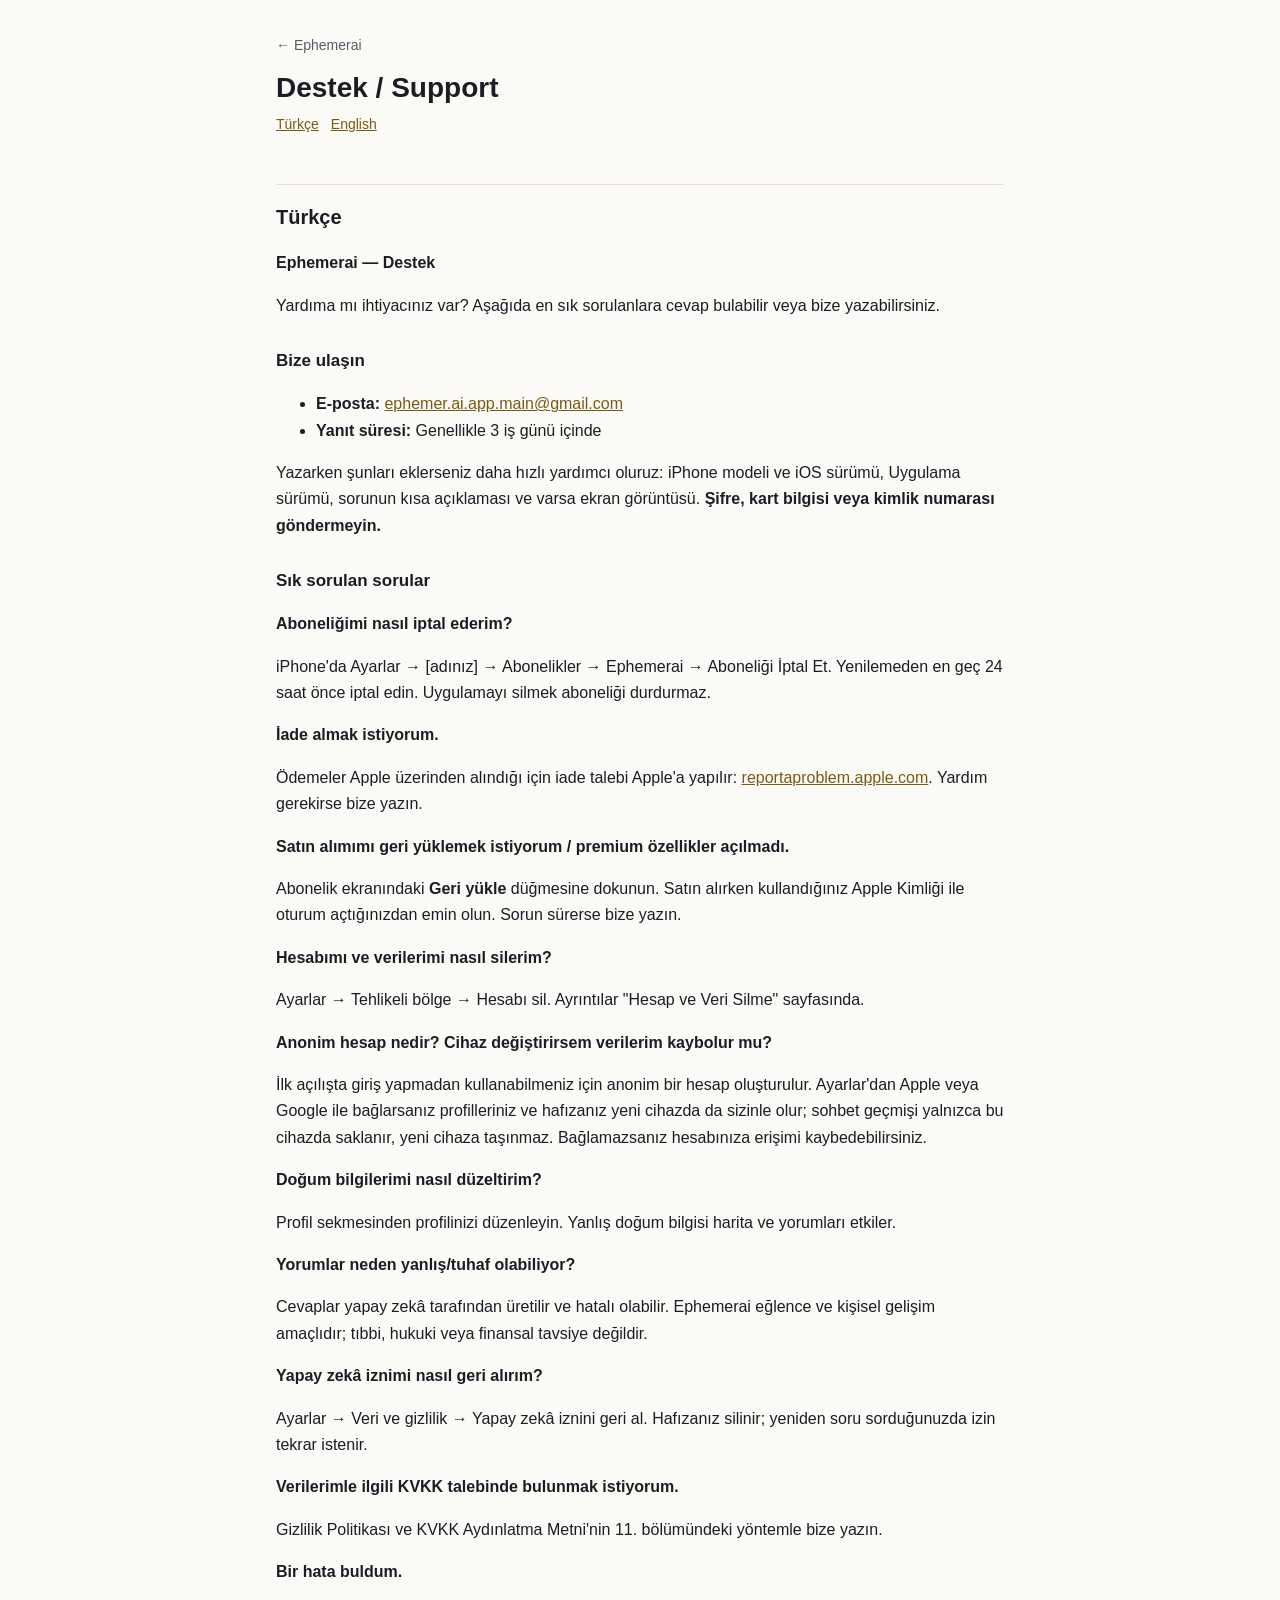
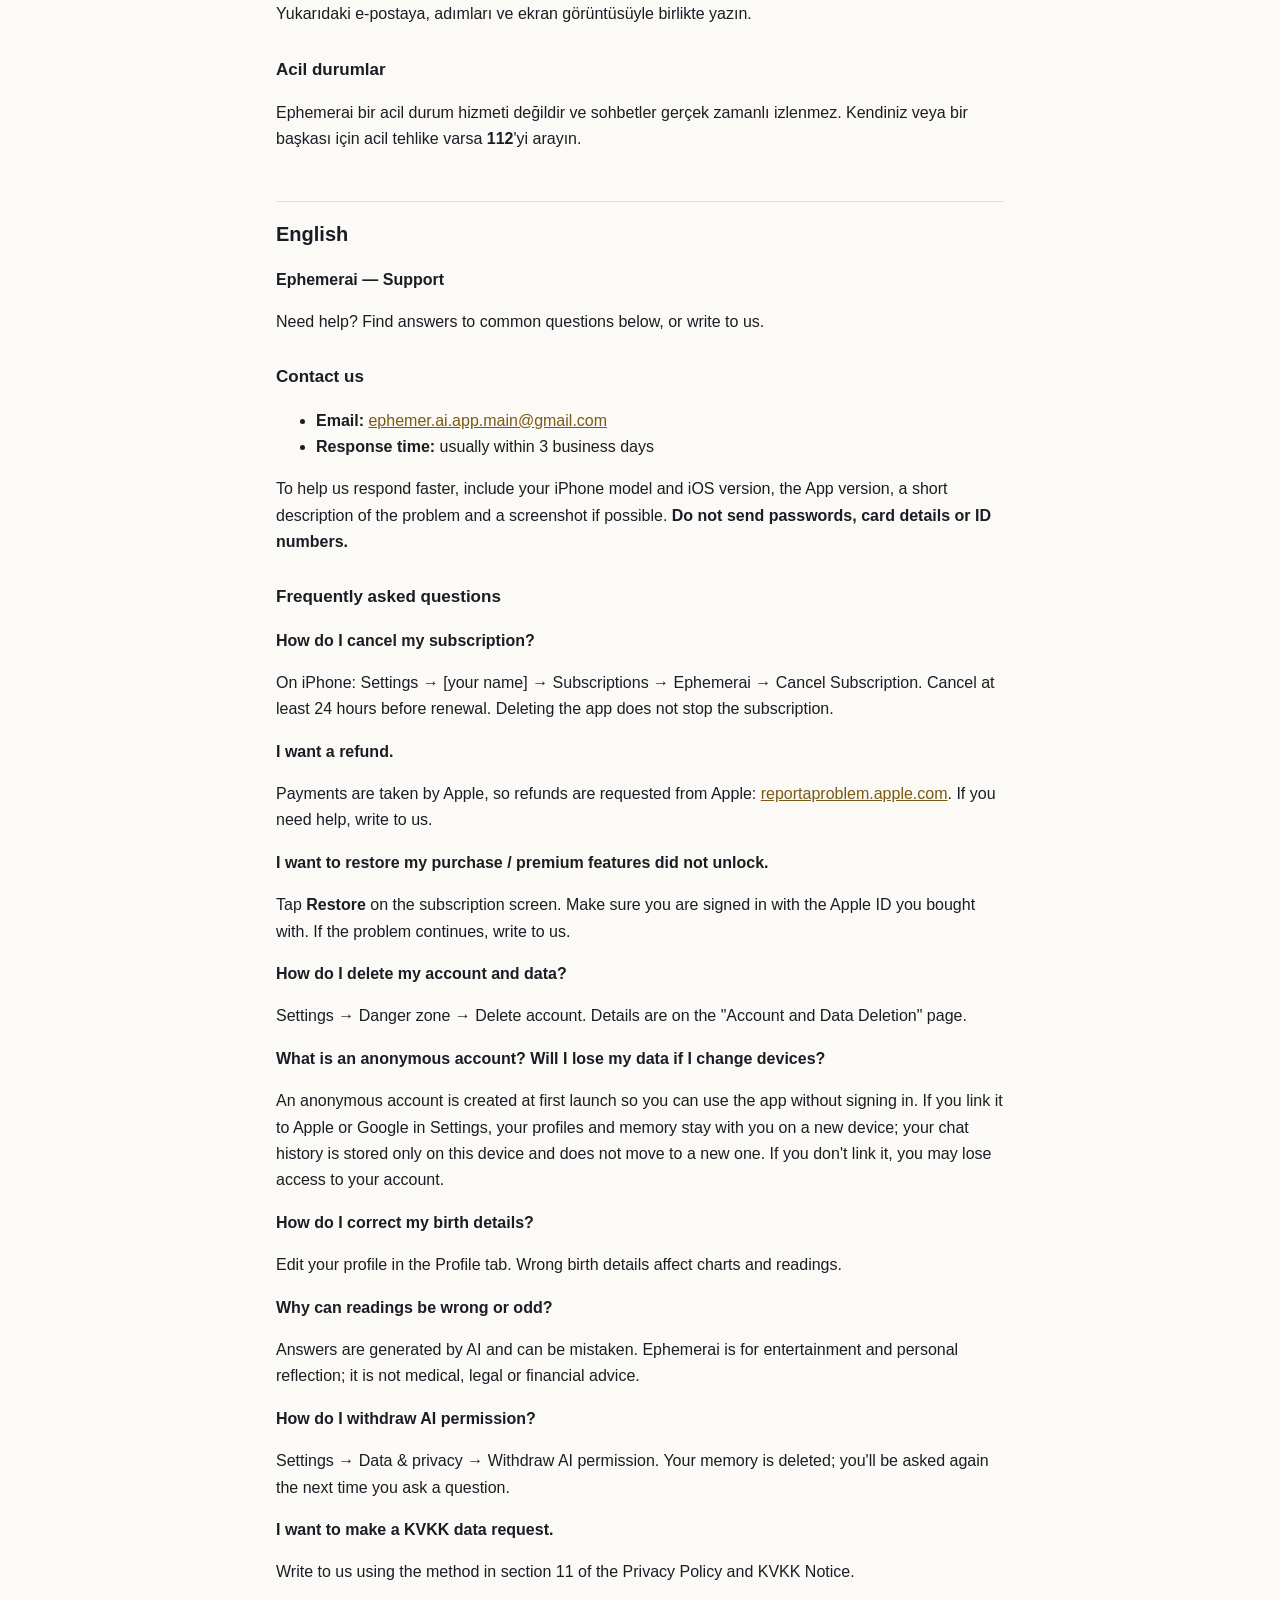
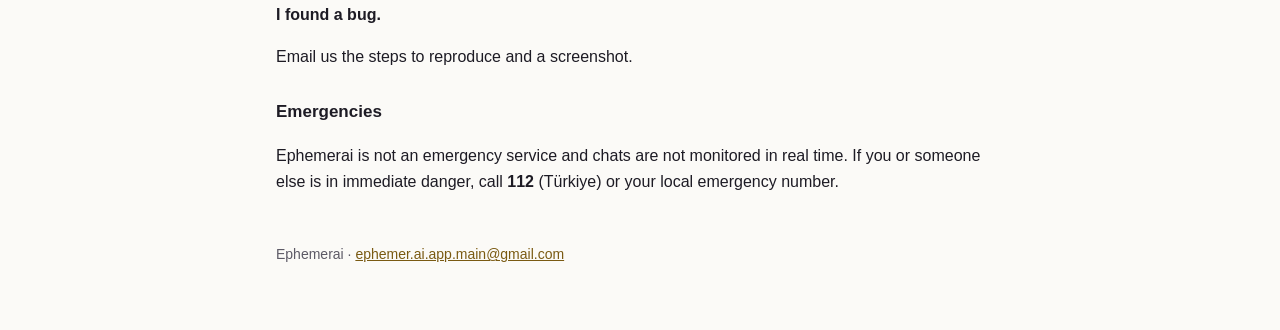
<file: support.html>
<!doctype html>
<html lang="tr">
<head>
<meta charset="utf-8">
<meta name="viewport" content="width=device-width, initial-scale=1">
<title>Ephemerai — Support</title>
<link rel="stylesheet" href="style.css">
</head>
<body>
<main>
<header><a class="home" href="index.html">← Ephemerai</a></header>
<h1>Destek / Support</h1>
<nav class="lang"><a href="#tr">Türkçe</a><a href="#en">English</a></nav>
<h2 id="tr">Türkçe</h2>
<p><strong>Ephemerai — Destek</strong></p>
<p>Yardıma mı ihtiyacınız var? Aşağıda en sık sorulanlara cevap bulabilir veya bize yazabilirsiniz.</p>
<h3>Bize ulaşın</h3>
<ul><li><strong>E-posta:</strong> <a href="mailto:ephemer.ai.app.main@gmail.com">ephemer.ai.app.main@gmail.com</a></li><li><strong>Yanıt süresi:</strong> Genellikle 3 iş günü içinde</li></ul>
<p>Yazarken şunları eklerseniz daha hızlı yardımcı oluruz: iPhone modeli ve iOS sürümü, Uygulama sürümü, sorunun kısa açıklaması ve varsa ekran görüntüsü. <strong>Şifre, kart bilgisi veya kimlik numarası göndermeyin.</strong></p>
<h3>Sık sorulan sorular</h3>
<p><strong>Aboneliğimi nasıl iptal ederim?</strong></p>
<p>iPhone'da Ayarlar → [adınız] → Abonelikler → Ephemerai → Aboneliği İptal Et. Yenilemeden en geç 24 saat önce iptal edin. Uygulamayı silmek aboneliği durdurmaz.</p>
<p><strong>İade almak istiyorum.</strong></p>
<p>Ödemeler Apple üzerinden alındığı için iade talebi Apple'a yapılır: <a href="https://reportaproblem.apple.com">reportaproblem.apple.com</a>. Yardım gerekirse bize yazın.</p>
<p><strong>Satın alımımı geri yüklemek istiyorum / premium özellikler açılmadı.</strong></p>
<p>Abonelik ekranındaki <strong>Geri yükle</strong> düğmesine dokunun. Satın alırken kullandığınız Apple Kimliği ile oturum açtığınızdan emin olun. Sorun sürerse bize yazın.</p>
<p><strong>Hesabımı ve verilerimi nasıl silerim?</strong></p>
<p>Ayarlar → Tehlikeli bölge → Hesabı sil. Ayrıntılar "Hesap ve Veri Silme" sayfasında.</p>
<p><strong>Anonim hesap nedir? Cihaz değiştirirsem verilerim kaybolur mu?</strong></p>
<p>İlk açılışta giriş yapmadan kullanabilmeniz için anonim bir hesap oluşturulur. Ayarlar'dan Apple veya Google ile bağlarsanız profilleriniz ve hafızanız yeni cihazda da sizinle olur; sohbet geçmişi yalnızca bu cihazda saklanır, yeni cihaza taşınmaz. Bağlamazsanız hesabınıza erişimi kaybedebilirsiniz.</p>
<p><strong>Doğum bilgilerimi nasıl düzeltirim?</strong></p>
<p>Profil sekmesinden profilinizi düzenleyin. Yanlış doğum bilgisi harita ve yorumları etkiler.</p>
<p><strong>Yorumlar neden yanlış/tuhaf olabiliyor?</strong></p>
<p>Cevaplar yapay zekâ tarafından üretilir ve hatalı olabilir. Ephemerai eğlence ve kişisel gelişim amaçlıdır; tıbbi, hukuki veya finansal tavsiye değildir.</p>
<p><strong>Yapay zekâ iznimi nasıl geri alırım?</strong></p>
<p>Ayarlar → Veri ve gizlilik → Yapay zekâ iznini geri al. Hafızanız silinir; yeniden soru sorduğunuzda izin tekrar istenir.</p>
<p><strong>Verilerimle ilgili KVKK talebinde bulunmak istiyorum.</strong></p>
<p>Gizlilik Politikası ve KVKK Aydınlatma Metni'nin 11. bölümündeki yöntemle bize yazın.</p>
<p><strong>Bir hata buldum.</strong></p>
<p>Yukarıdaki e-postaya, adımları ve ekran görüntüsüyle birlikte yazın.</p>
<h3>Acil durumlar</h3>
<p>Ephemerai bir acil durum hizmeti değildir ve sohbetler gerçek zamanlı izlenmez. Kendiniz veya bir başkası için acil tehlike varsa <strong>112</strong>'yi arayın.</p>
<h2 id="en" lang="en">English</h2>
<div lang="en">
<p><strong>Ephemerai — Support</strong></p>
<p>Need help? Find answers to common questions below, or write to us.</p>
<h3>Contact us</h3>
<ul><li><strong>Email:</strong> <a href="mailto:ephemer.ai.app.main@gmail.com">ephemer.ai.app.main@gmail.com</a></li><li><strong>Response time:</strong> usually within 3 business days</li></ul>
<p>To help us respond faster, include your iPhone model and iOS version, the App version, a short description of the problem and a screenshot if possible. <strong>Do not send passwords, card details or ID numbers.</strong></p>
<h3>Frequently asked questions</h3>
<p><strong>How do I cancel my subscription?</strong></p>
<p>On iPhone: Settings → [your name] → Subscriptions → Ephemerai → Cancel Subscription. Cancel at least 24 hours before renewal. Deleting the app does not stop the subscription.</p>
<p><strong>I want a refund.</strong></p>
<p>Payments are taken by Apple, so refunds are requested from Apple: <a href="https://reportaproblem.apple.com">reportaproblem.apple.com</a>. If you need help, write to us.</p>
<p><strong>I want to restore my purchase / premium features did not unlock.</strong></p>
<p>Tap <strong>Restore</strong> on the subscription screen. Make sure you are signed in with the Apple ID you bought with. If the problem continues, write to us.</p>
<p><strong>How do I delete my account and data?</strong></p>
<p>Settings → Danger zone → Delete account. Details are on the "Account and Data Deletion" page.</p>
<p><strong>What is an anonymous account? Will I lose my data if I change devices?</strong></p>
<p>An anonymous account is created at first launch so you can use the app without signing in. If you link it to Apple or Google in Settings, your profiles and memory stay with you on a new device; your chat history is stored only on this device and does not move to a new one. If you don't link it, you may lose access to your account.</p>
<p><strong>How do I correct my birth details?</strong></p>
<p>Edit your profile in the Profile tab. Wrong birth details affect charts and readings.</p>
<p><strong>Why can readings be wrong or odd?</strong></p>
<p>Answers are generated by AI and can be mistaken. Ephemerai is for entertainment and personal reflection; it is not medical, legal or financial advice.</p>
<p><strong>How do I withdraw AI permission?</strong></p>
<p>Settings → Data &amp; privacy → Withdraw AI permission. Your memory is deleted; you'll be asked again the next time you ask a question.</p>
<p><strong>I want to make a KVKK data request.</strong></p>
<p>Write to us using the method in section 11 of the Privacy Policy and KVKK Notice.</p>
<p><strong>I found a bug.</strong></p>
<p>Email us the steps to reproduce and a screenshot.</p>
<h3>Emergencies</h3>
<p>Ephemerai is not an emergency service and chats are not monitored in real time. If you or someone else is in immediate danger, call <strong>112</strong> (Türkiye) or your local emergency number.</p>
</div>
<footer>Ephemerai · <a href="mailto:ephemer.ai.app.main@gmail.com">ephemer.ai.app.main@gmail.com</a></footer>
</main>
</body>
</html>
</file>
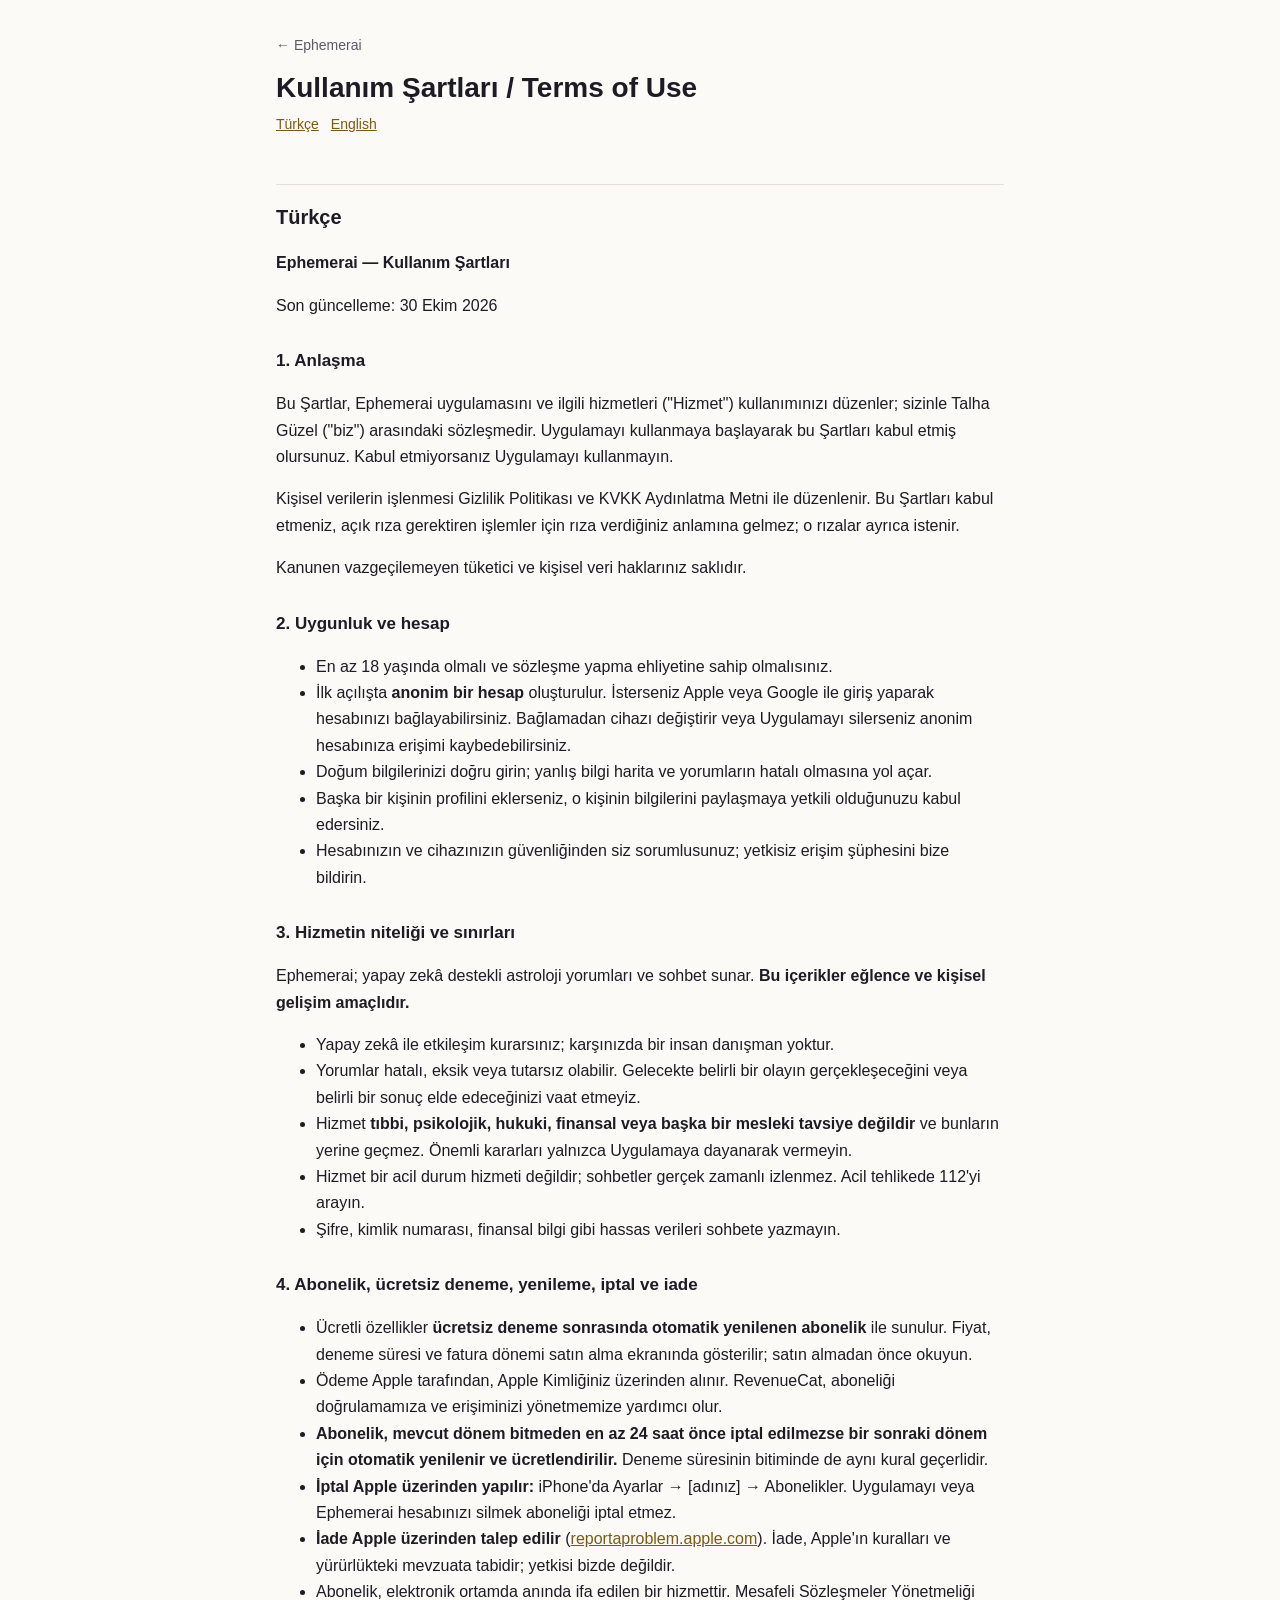
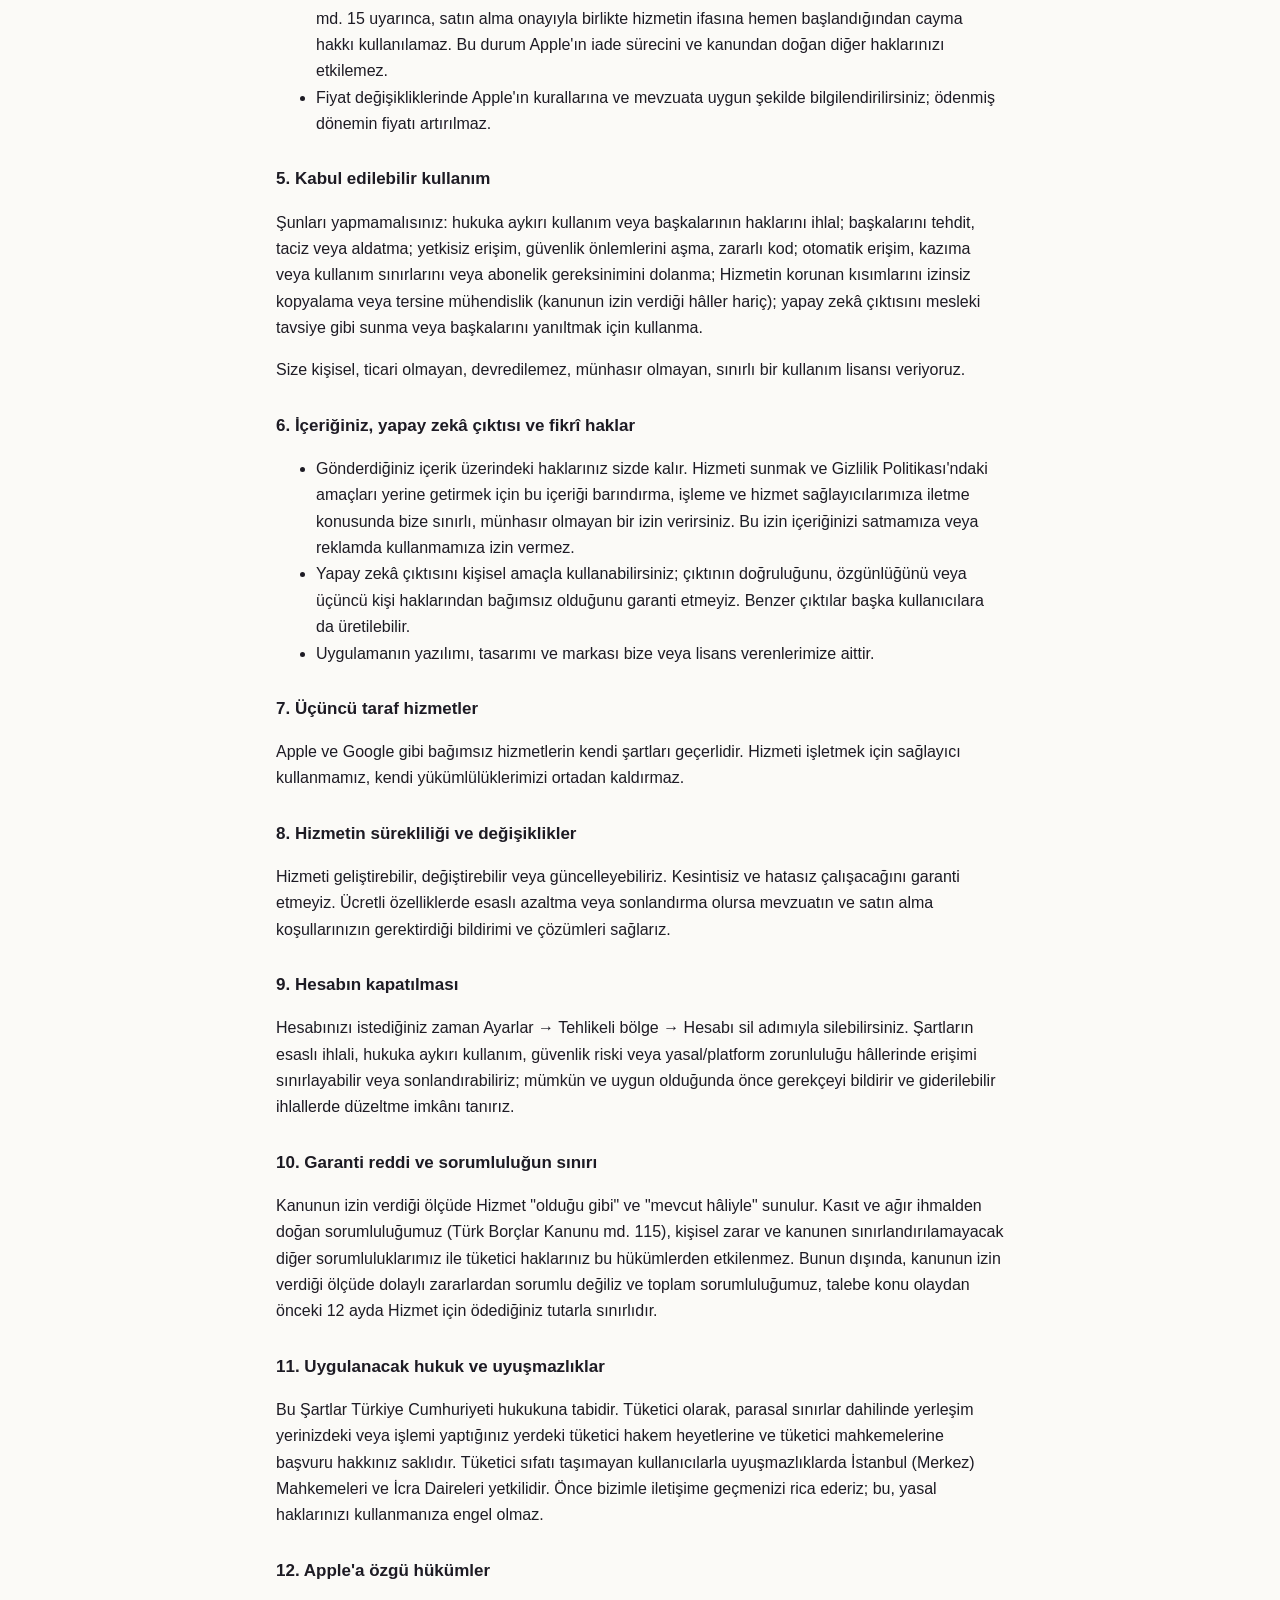
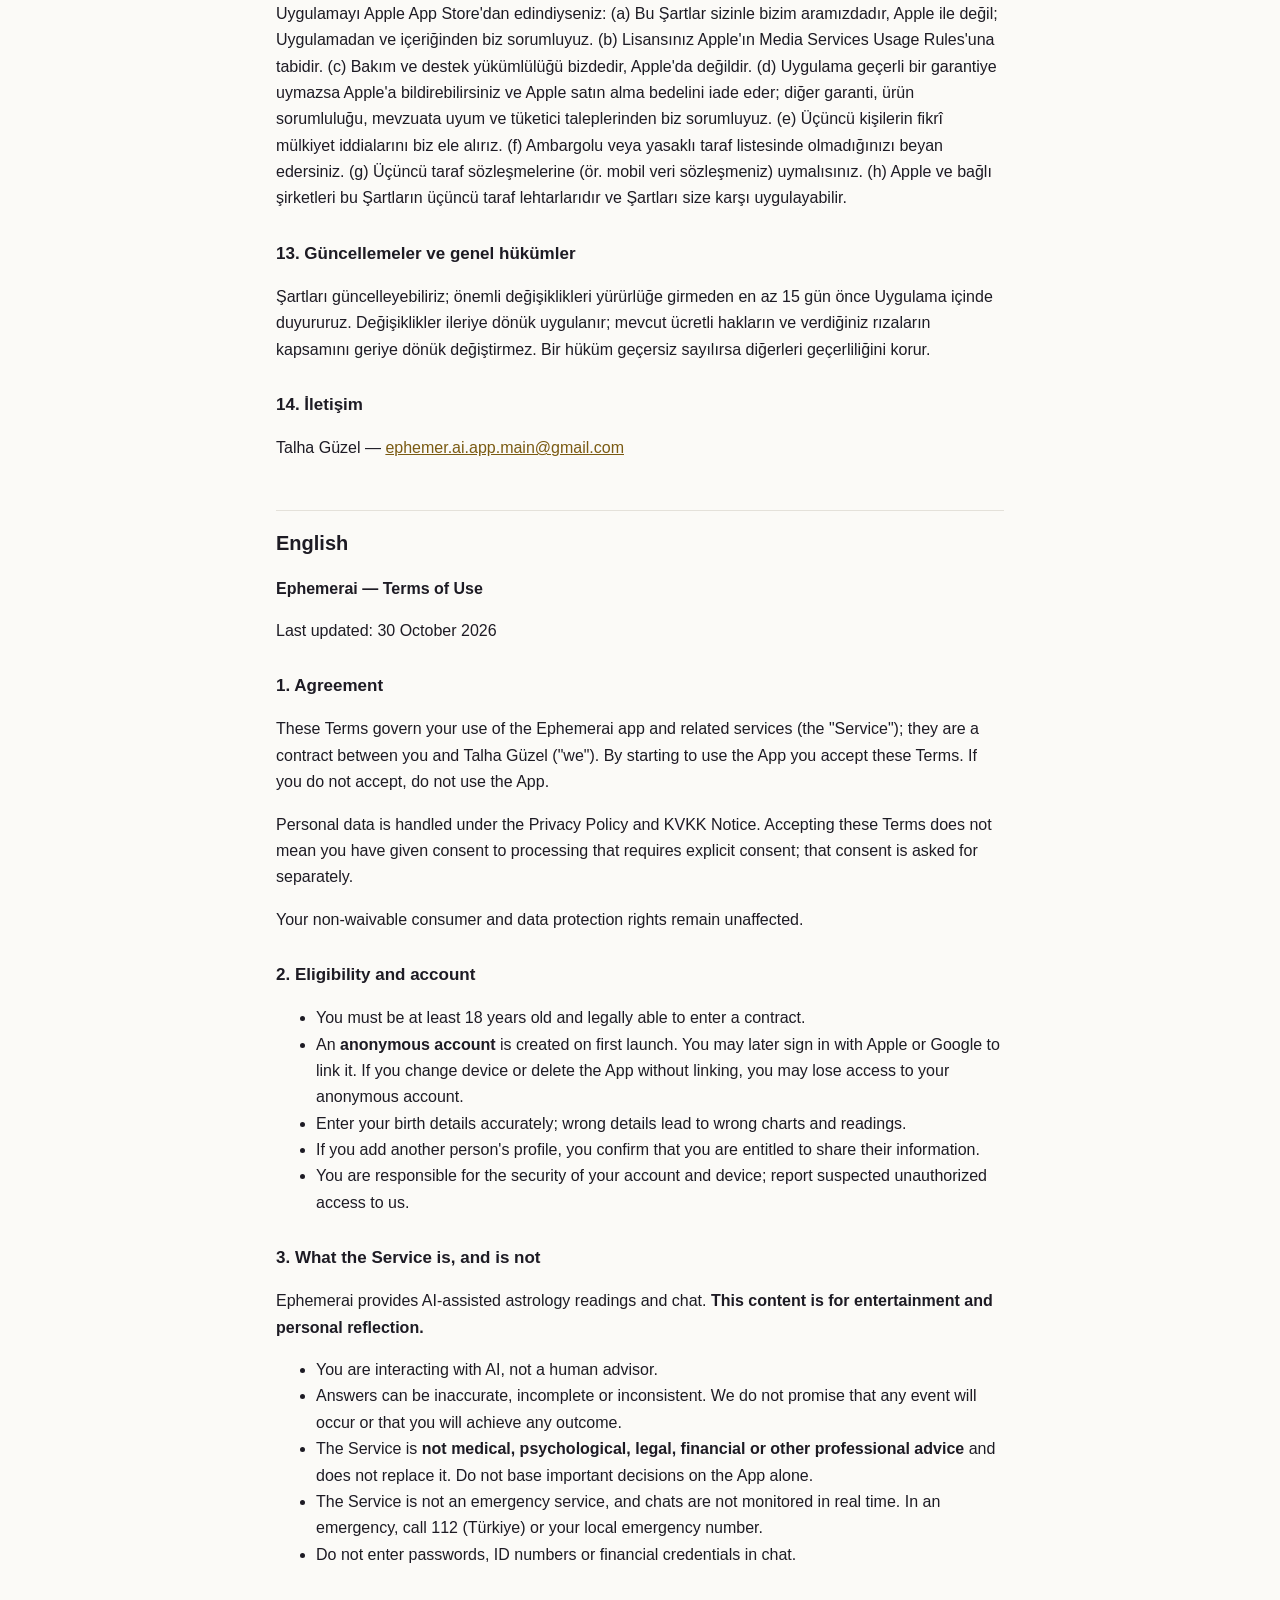
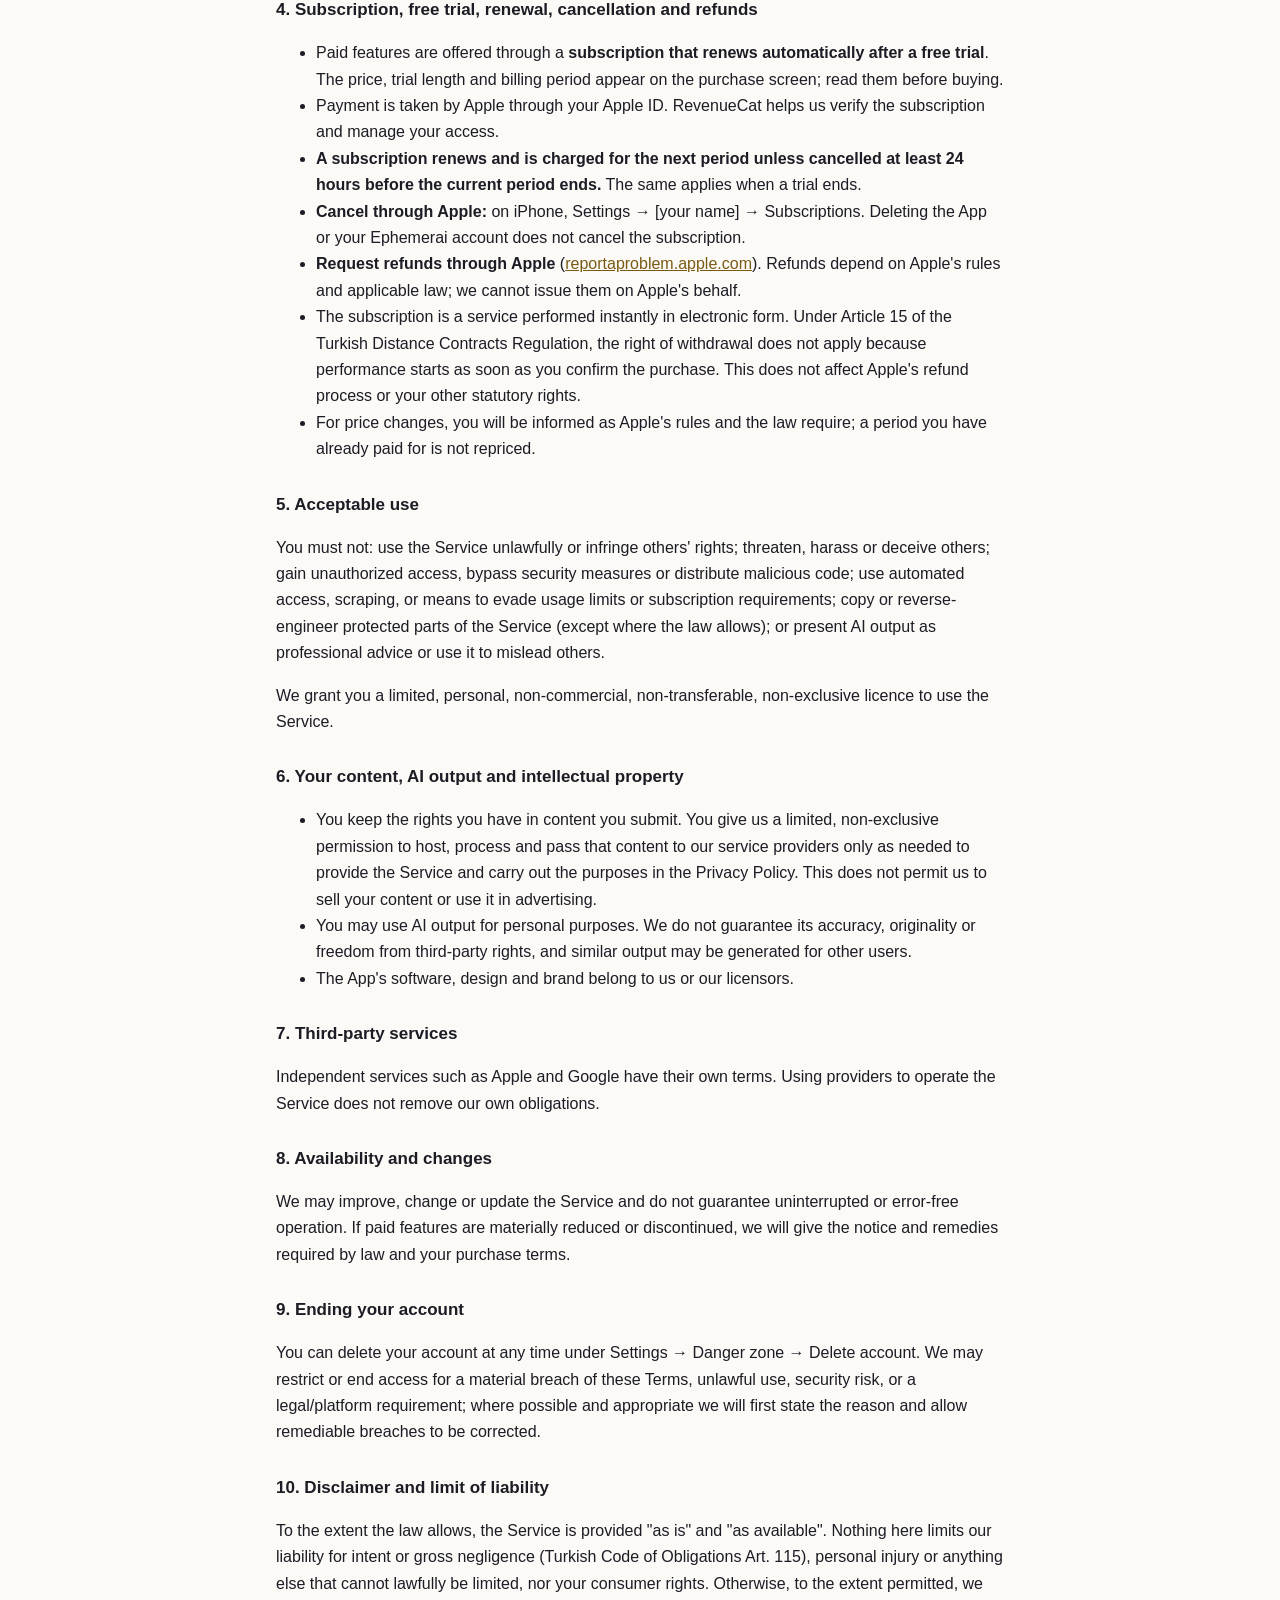
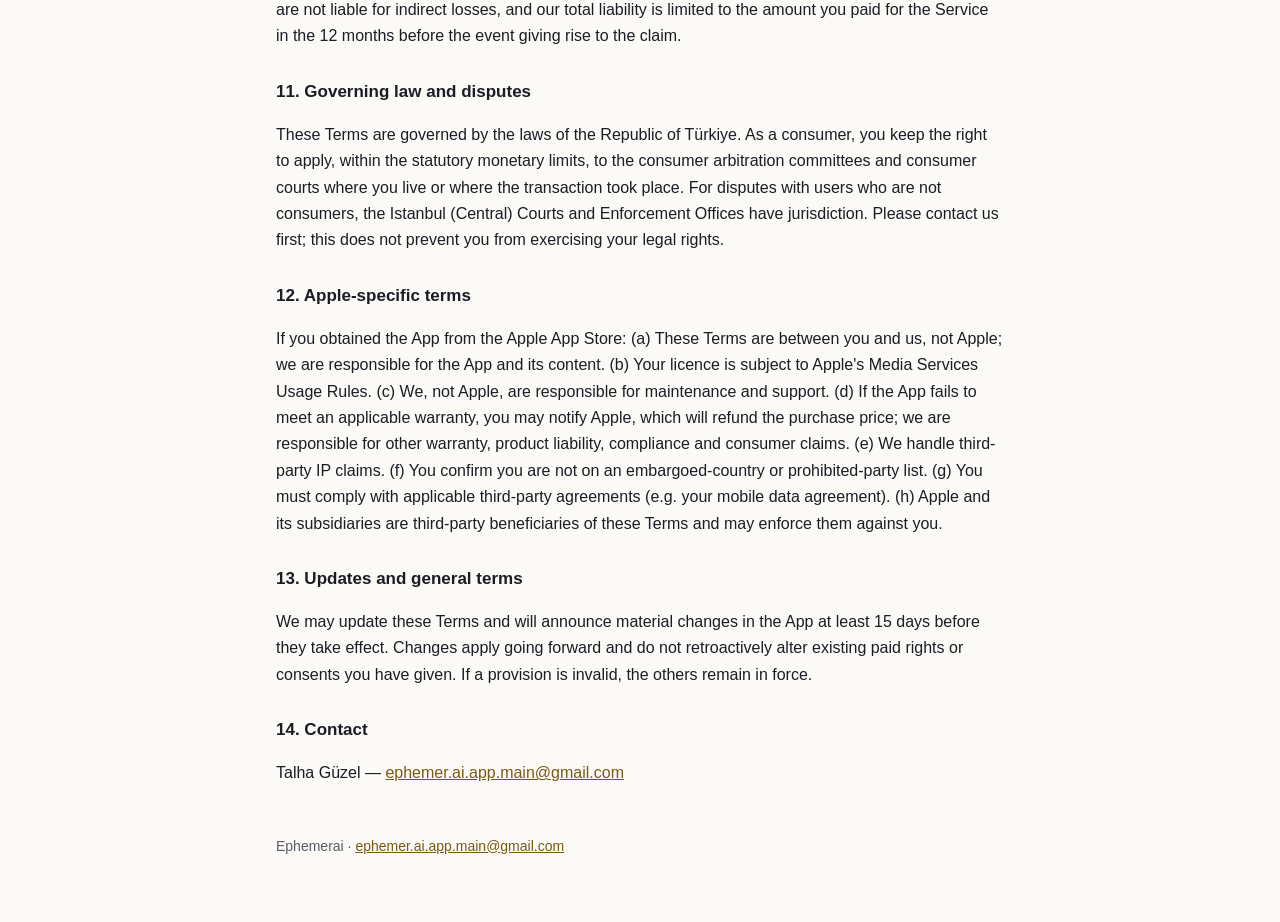
<file: terms.html>
<!doctype html>
<html lang="tr">
<head>
<meta charset="utf-8">
<meta name="viewport" content="width=device-width, initial-scale=1">
<title>Ephemerai — Terms of Use</title>
<link rel="stylesheet" href="style.css">
</head>
<body>
<main>
<header><a class="home" href="index.html">← Ephemerai</a></header>
<h1>Kullanım Şartları / Terms of Use</h1>
<nav class="lang"><a href="#tr">Türkçe</a><a href="#en">English</a></nav>
<h2 id="tr">Türkçe</h2>
<p><strong>Ephemerai — Kullanım Şartları</strong></p>
<p>Son güncelleme: 30 Ekim 2026</p>
<h3>1. Anlaşma</h3>
<p>Bu Şartlar, Ephemerai uygulamasını ve ilgili hizmetleri ("Hizmet") kullanımınızı düzenler; sizinle Talha Güzel ("biz") arasındaki sözleşmedir. Uygulamayı kullanmaya başlayarak bu Şartları kabul etmiş olursunuz. Kabul etmiyorsanız Uygulamayı kullanmayın.</p>
<p>Kişisel verilerin işlenmesi Gizlilik Politikası ve KVKK Aydınlatma Metni ile düzenlenir. Bu Şartları kabul etmeniz, açık rıza gerektiren işlemler için rıza verdiğiniz anlamına gelmez; o rızalar ayrıca istenir.</p>
<p>Kanunen vazgeçilemeyen tüketici ve kişisel veri haklarınız saklıdır.</p>
<h3>2. Uygunluk ve hesap</h3>
<ul><li>En az 18 yaşında olmalı ve sözleşme yapma ehliyetine sahip olmalısınız.</li><li>İlk açılışta <strong>anonim bir hesap</strong> oluşturulur. İsterseniz Apple veya Google ile giriş yaparak hesabınızı bağlayabilirsiniz. Bağlamadan cihazı değiştirir veya Uygulamayı silerseniz anonim hesabınıza erişimi kaybedebilirsiniz.</li><li>Doğum bilgilerinizi doğru girin; yanlış bilgi harita ve yorumların hatalı olmasına yol açar.</li><li>Başka bir kişinin profilini eklerseniz, o kişinin bilgilerini paylaşmaya yetkili olduğunuzu kabul edersiniz.</li><li>Hesabınızın ve cihazınızın güvenliğinden siz sorumlusunuz; yetkisiz erişim şüphesini bize bildirin.</li></ul>
<h3>3. Hizmetin niteliği ve sınırları</h3>
<p>Ephemerai; yapay zekâ destekli astroloji yorumları ve sohbet sunar. <strong>Bu içerikler eğlence ve kişisel gelişim amaçlıdır.</strong></p>
<ul><li>Yapay zekâ ile etkileşim kurarsınız; karşınızda bir insan danışman yoktur.</li><li>Yorumlar hatalı, eksik veya tutarsız olabilir. Gelecekte belirli bir olayın gerçekleşeceğini veya belirli bir sonuç elde edeceğinizi vaat etmeyiz.</li><li>Hizmet <strong>tıbbi, psikolojik, hukuki, finansal veya başka bir mesleki tavsiye değildir</strong> ve bunların yerine geçmez. Önemli kararları yalnızca Uygulamaya dayanarak vermeyin.</li><li>Hizmet bir acil durum hizmeti değildir; sohbetler gerçek zamanlı izlenmez. Acil tehlikede 112'yi arayın.</li><li>Şifre, kimlik numarası, finansal bilgi gibi hassas verileri sohbete yazmayın.</li></ul>
<h3>4. Abonelik, ücretsiz deneme, yenileme, iptal ve iade</h3>
<ul><li>Ücretli özellikler <strong>ücretsiz deneme sonrasında otomatik yenilenen abonelik</strong> ile sunulur. Fiyat, deneme süresi ve fatura dönemi satın alma ekranında gösterilir; satın almadan önce okuyun.</li><li>Ödeme Apple tarafından, Apple Kimliğiniz üzerinden alınır. RevenueCat, aboneliği doğrulamamıza ve erişiminizi yönetmemize yardımcı olur.</li><li><strong>Abonelik, mevcut dönem bitmeden en az 24 saat önce iptal edilmezse bir sonraki dönem için otomatik yenilenir ve ücretlendirilir.</strong> Deneme süresinin bitiminde de aynı kural geçerlidir.</li><li><strong>İptal Apple üzerinden yapılır:</strong> iPhone'da Ayarlar → [adınız] → Abonelikler. Uygulamayı veya Ephemerai hesabınızı silmek aboneliği iptal etmez.</li><li><strong>İade Apple üzerinden talep edilir</strong> (<a href="https://reportaproblem.apple.com">reportaproblem.apple.com</a>). İade, Apple'ın kuralları ve yürürlükteki mevzuata tabidir; yetkisi bizde değildir.</li><li>Abonelik, elektronik ortamda anında ifa edilen bir hizmettir. Mesafeli Sözleşmeler Yönetmeliği md. 15 uyarınca, satın alma onayıyla birlikte hizmetin ifasına hemen başlandığından cayma hakkı kullanılamaz. Bu durum Apple'ın iade sürecini ve kanundan doğan diğer haklarınızı etkilemez.</li><li>Fiyat değişikliklerinde Apple'ın kurallarına ve mevzuata uygun şekilde bilgilendirilirsiniz; ödenmiş dönemin fiyatı artırılmaz.</li></ul>
<h3>5. Kabul edilebilir kullanım</h3>
<p>Şunları yapmamalısınız: hukuka aykırı kullanım veya başkalarının haklarını ihlal; başkalarını tehdit, taciz veya aldatma; yetkisiz erişim, güvenlik önlemlerini aşma, zararlı kod; otomatik erişim, kazıma veya kullanım sınırlarını veya abonelik gereksinimini dolanma; Hizmetin korunan kısımlarını izinsiz kopyalama veya tersine mühendislik (kanunun izin verdiği hâller hariç); yapay zekâ çıktısını mesleki tavsiye gibi sunma veya başkalarını yanıltmak için kullanma.</p>
<p>Size kişisel, ticari olmayan, devredilemez, münhasır olmayan, sınırlı bir kullanım lisansı veriyoruz.</p>
<h3>6. İçeriğiniz, yapay zekâ çıktısı ve fikrî haklar</h3>
<ul><li>Gönderdiğiniz içerik üzerindeki haklarınız sizde kalır. Hizmeti sunmak ve Gizlilik Politikası'ndaki amaçları yerine getirmek için bu içeriği barındırma, işleme ve hizmet sağlayıcılarımıza iletme konusunda bize sınırlı, münhasır olmayan bir izin verirsiniz. Bu izin içeriğinizi satmamıza veya reklamda kullanmamıza izin vermez.</li><li>Yapay zekâ çıktısını kişisel amaçla kullanabilirsiniz; çıktının doğruluğunu, özgünlüğünü veya üçüncü kişi haklarından bağımsız olduğunu garanti etmeyiz. Benzer çıktılar başka kullanıcılara da üretilebilir.</li><li>Uygulamanın yazılımı, tasarımı ve markası bize veya lisans verenlerimize aittir.</li></ul>
<h3>7. Üçüncü taraf hizmetler</h3>
<p>Apple ve Google gibi bağımsız hizmetlerin kendi şartları geçerlidir. Hizmeti işletmek için sağlayıcı kullanmamız, kendi yükümlülüklerimizi ortadan kaldırmaz.</p>
<h3>8. Hizmetin sürekliliği ve değişiklikler</h3>
<p>Hizmeti geliştirebilir, değiştirebilir veya güncelleyebiliriz. Kesintisiz ve hatasız çalışacağını garanti etmeyiz. Ücretli özelliklerde esaslı azaltma veya sonlandırma olursa mevzuatın ve satın alma koşullarınızın gerektirdiği bildirimi ve çözümleri sağlarız.</p>
<h3>9. Hesabın kapatılması</h3>
<p>Hesabınızı istediğiniz zaman Ayarlar → Tehlikeli bölge → Hesabı sil adımıyla silebilirsiniz. Şartların esaslı ihlali, hukuka aykırı kullanım, güvenlik riski veya yasal/platform zorunluluğu hâllerinde erişimi sınırlayabilir veya sonlandırabiliriz; mümkün ve uygun olduğunda önce gerekçeyi bildirir ve giderilebilir ihlallerde düzeltme imkânı tanırız.</p>
<h3>10. Garanti reddi ve sorumluluğun sınırı</h3>
<p>Kanunun izin verdiği ölçüde Hizmet "olduğu gibi" ve "mevcut hâliyle" sunulur. Kasıt ve ağır ihmalden doğan sorumluluğumuz (Türk Borçlar Kanunu md. 115), kişisel zarar ve kanunen sınırlandırılamayacak diğer sorumluluklarımız ile tüketici haklarınız bu hükümlerden etkilenmez. Bunun dışında, kanunun izin verdiği ölçüde dolaylı zararlardan sorumlu değiliz ve toplam sorumluluğumuz, talebe konu olaydan önceki 12 ayda Hizmet için ödediğiniz tutarla sınırlıdır.</p>
<h3>11. Uygulanacak hukuk ve uyuşmazlıklar</h3>
<p>Bu Şartlar Türkiye Cumhuriyeti hukukuna tabidir. Tüketici olarak, parasal sınırlar dahilinde yerleşim yerinizdeki veya işlemi yaptığınız yerdeki tüketici hakem heyetlerine ve tüketici mahkemelerine başvuru hakkınız saklıdır. Tüketici sıfatı taşımayan kullanıcılarla uyuşmazlıklarda İstanbul (Merkez) Mahkemeleri ve İcra Daireleri yetkilidir. Önce bizimle iletişime geçmenizi rica ederiz; bu, yasal haklarınızı kullanmanıza engel olmaz.</p>
<h3>12. Apple'a özgü hükümler</h3>
<p>Uygulamayı Apple App Store'dan edindiyseniz: (a) Bu Şartlar sizinle bizim aramızdadır, Apple ile değil; Uygulamadan ve içeriğinden biz sorumluyuz. (b) Lisansınız Apple'ın Media Services Usage Rules'una tabidir. (c) Bakım ve destek yükümlülüğü bizdedir, Apple'da değildir. (d) Uygulama geçerli bir garantiye uymazsa Apple'a bildirebilirsiniz ve Apple satın alma bedelini iade eder; diğer garanti, ürün sorumluluğu, mevzuata uyum ve tüketici taleplerinden biz sorumluyuz. (e) Üçüncü kişilerin fikrî mülkiyet iddialarını biz ele alırız. (f) Ambargolu veya yasaklı taraf listesinde olmadığınızı beyan edersiniz. (g) Üçüncü taraf sözleşmelerine (ör. mobil veri sözleşmeniz) uymalısınız. (h) Apple ve bağlı şirketleri bu Şartların üçüncü taraf lehtarlarıdır ve Şartları size karşı uygulayabilir.</p>
<h3>13. Güncellemeler ve genel hükümler</h3>
<p>Şartları güncelleyebiliriz; önemli değişiklikleri yürürlüğe girmeden en az 15 gün önce Uygulama içinde duyururuz. Değişiklikler ileriye dönük uygulanır; mevcut ücretli hakların ve verdiğiniz rızaların kapsamını geriye dönük değiştirmez. Bir hüküm geçersiz sayılırsa diğerleri geçerliliğini korur.</p>
<h3>14. İletişim</h3>
<p>Talha Güzel — <a href="mailto:ephemer.ai.app.main@gmail.com">ephemer.ai.app.main@gmail.com</a></p>
<h2 id="en" lang="en">English</h2>
<div lang="en">
<p><strong>Ephemerai — Terms of Use</strong></p>
<p>Last updated: 30 October 2026</p>
<h3>1. Agreement</h3>
<p>These Terms govern your use of the Ephemerai app and related services (the "Service"); they are a contract between you and Talha Güzel ("we"). By starting to use the App you accept these Terms. If you do not accept, do not use the App.</p>
<p>Personal data is handled under the Privacy Policy and KVKK Notice. Accepting these Terms does not mean you have given consent to processing that requires explicit consent; that consent is asked for separately.</p>
<p>Your non-waivable consumer and data protection rights remain unaffected.</p>
<h3>2. Eligibility and account</h3>
<ul><li>You must be at least 18 years old and legally able to enter a contract.</li><li>An <strong>anonymous account</strong> is created on first launch. You may later sign in with Apple or Google to link it. If you change device or delete the App without linking, you may lose access to your anonymous account.</li><li>Enter your birth details accurately; wrong details lead to wrong charts and readings.</li><li>If you add another person's profile, you confirm that you are entitled to share their information.</li><li>You are responsible for the security of your account and device; report suspected unauthorized access to us.</li></ul>
<h3>3. What the Service is, and is not</h3>
<p>Ephemerai provides AI-assisted astrology readings and chat. <strong>This content is for entertainment and personal reflection.</strong></p>
<ul><li>You are interacting with AI, not a human advisor.</li><li>Answers can be inaccurate, incomplete or inconsistent. We do not promise that any event will occur or that you will achieve any outcome.</li><li>The Service is <strong>not medical, psychological, legal, financial or other professional advice</strong> and does not replace it. Do not base important decisions on the App alone.</li><li>The Service is not an emergency service, and chats are not monitored in real time. In an emergency, call 112 (Türkiye) or your local emergency number.</li><li>Do not enter passwords, ID numbers or financial credentials in chat.</li></ul>
<h3>4. Subscription, free trial, renewal, cancellation and refunds</h3>
<ul><li>Paid features are offered through a <strong>subscription that renews automatically after a free trial</strong>. The price, trial length and billing period appear on the purchase screen; read them before buying.</li><li>Payment is taken by Apple through your Apple ID. RevenueCat helps us verify the subscription and manage your access.</li><li><strong>A subscription renews and is charged for the next period unless cancelled at least 24 hours before the current period ends.</strong> The same applies when a trial ends.</li><li><strong>Cancel through Apple:</strong> on iPhone, Settings → [your name] → Subscriptions. Deleting the App or your Ephemerai account does not cancel the subscription.</li><li><strong>Request refunds through Apple</strong> (<a href="https://reportaproblem.apple.com">reportaproblem.apple.com</a>). Refunds depend on Apple's rules and applicable law; we cannot issue them on Apple's behalf.</li><li>The subscription is a service performed instantly in electronic form. Under Article 15 of the Turkish Distance Contracts Regulation, the right of withdrawal does not apply because performance starts as soon as you confirm the purchase. This does not affect Apple's refund process or your other statutory rights.</li><li>For price changes, you will be informed as Apple's rules and the law require; a period you have already paid for is not repriced.</li></ul>
<h3>5. Acceptable use</h3>
<p>You must not: use the Service unlawfully or infringe others' rights; threaten, harass or deceive others; gain unauthorized access, bypass security measures or distribute malicious code; use automated access, scraping, or means to evade usage limits or subscription requirements; copy or reverse-engineer protected parts of the Service (except where the law allows); or present AI output as professional advice or use it to mislead others.</p>
<p>We grant you a limited, personal, non-commercial, non-transferable, non-exclusive licence to use the Service.</p>
<h3>6. Your content, AI output and intellectual property</h3>
<ul><li>You keep the rights you have in content you submit. You give us a limited, non-exclusive permission to host, process and pass that content to our service providers only as needed to provide the Service and carry out the purposes in the Privacy Policy. This does not permit us to sell your content or use it in advertising.</li><li>You may use AI output for personal purposes. We do not guarantee its accuracy, originality or freedom from third-party rights, and similar output may be generated for other users.</li><li>The App's software, design and brand belong to us or our licensors.</li></ul>
<h3>7. Third-party services</h3>
<p>Independent services such as Apple and Google have their own terms. Using providers to operate the Service does not remove our own obligations.</p>
<h3>8. Availability and changes</h3>
<p>We may improve, change or update the Service and do not guarantee uninterrupted or error-free operation. If paid features are materially reduced or discontinued, we will give the notice and remedies required by law and your purchase terms.</p>
<h3>9. Ending your account</h3>
<p>You can delete your account at any time under Settings → Danger zone → Delete account. We may restrict or end access for a material breach of these Terms, unlawful use, security risk, or a legal/platform requirement; where possible and appropriate we will first state the reason and allow remediable breaches to be corrected.</p>
<h3>10. Disclaimer and limit of liability</h3>
<p>To the extent the law allows, the Service is provided "as is" and "as available". Nothing here limits our liability for intent or gross negligence (Turkish Code of Obligations Art. 115), personal injury or anything else that cannot lawfully be limited, nor your consumer rights. Otherwise, to the extent permitted, we are not liable for indirect losses, and our total liability is limited to the amount you paid for the Service in the 12 months before the event giving rise to the claim.</p>
<h3>11. Governing law and disputes</h3>
<p>These Terms are governed by the laws of the Republic of Türkiye. As a consumer, you keep the right to apply, within the statutory monetary limits, to the consumer arbitration committees and consumer courts where you live or where the transaction took place. For disputes with users who are not consumers, the Istanbul (Central) Courts and Enforcement Offices have jurisdiction. Please contact us first; this does not prevent you from exercising your legal rights.</p>
<h3>12. Apple-specific terms</h3>
<p>If you obtained the App from the Apple App Store: (a) These Terms are between you and us, not Apple; we are responsible for the App and its content. (b) Your licence is subject to Apple's Media Services Usage Rules. (c) We, not Apple, are responsible for maintenance and support. (d) If the App fails to meet an applicable warranty, you may notify Apple, which will refund the purchase price; we are responsible for other warranty, product liability, compliance and consumer claims. (e) We handle third-party IP claims. (f) You confirm you are not on an embargoed-country or prohibited-party list. (g) You must comply with applicable third-party agreements (e.g. your mobile data agreement). (h) Apple and its subsidiaries are third-party beneficiaries of these Terms and may enforce them against you.</p>
<h3>13. Updates and general terms</h3>
<p>We may update these Terms and will announce material changes in the App at least 15 days before they take effect. Changes apply going forward and do not retroactively alter existing paid rights or consents you have given. If a provision is invalid, the others remain in force.</p>
<h3>14. Contact</h3>
<p>Talha Güzel — <a href="mailto:ephemer.ai.app.main@gmail.com">ephemer.ai.app.main@gmail.com</a></p>
</div>
<footer>Ephemerai · <a href="mailto:ephemer.ai.app.main@gmail.com">ephemer.ai.app.main@gmail.com</a></footer>
</main>
</body>
</html>
</file>
<file: style.css>
:root{--bg:#fbfaf7;--fg:#1d1b24;--muted:#5d5a66;--line:#e4e1da;--accent:#7a5a12;--card:#ffffff}
@media (prefers-color-scheme:dark){:root{--bg:#0f0e14;--fg:#ece9f2;--muted:#a9a5b4;--line:#2b2934;--accent:#e2c27a;--card:#17161e}}
*{box-sizing:border-box}
body{margin:0;background:var(--bg);color:var(--fg);font:16px/1.65 -apple-system,BlinkMacSystemFont,"Segoe UI",Roboto,sans-serif}
main{max-width:760px;margin:0 auto;padding:32px 16px 64px}
header a.home{color:var(--muted);text-decoration:none;font-size:14px}
h1{font-size:28px;line-height:1.25;margin:12px 0 4px}
h2{font-size:20px;margin:48px 0 8px;padding-top:16px;border-top:1px solid var(--line)}
h3{font-size:17px;margin:28px 0 6px}
p,li{color:var(--fg)} .lang{display:flex;gap:12px;margin:8px 0 24px;font-size:14px}
a{color:var(--accent)} code{font-size:14px}
.tw{overflow-x:auto;margin:12px 0}
table{border-collapse:collapse;width:100%;font-size:14px;background:var(--card)}
th,td{border:1px solid var(--line);padding:8px 10px;text-align:left;vertical-align:top}
th{color:var(--muted);font-weight:600}
.check{padding:12px;border:1px solid var(--line);border-radius:8px;background:var(--card)}
ul.index{list-style:none;padding:0} ul.index li{margin:10px 0}
footer{margin-top:48px;color:var(--muted);font-size:14px}
</file>
